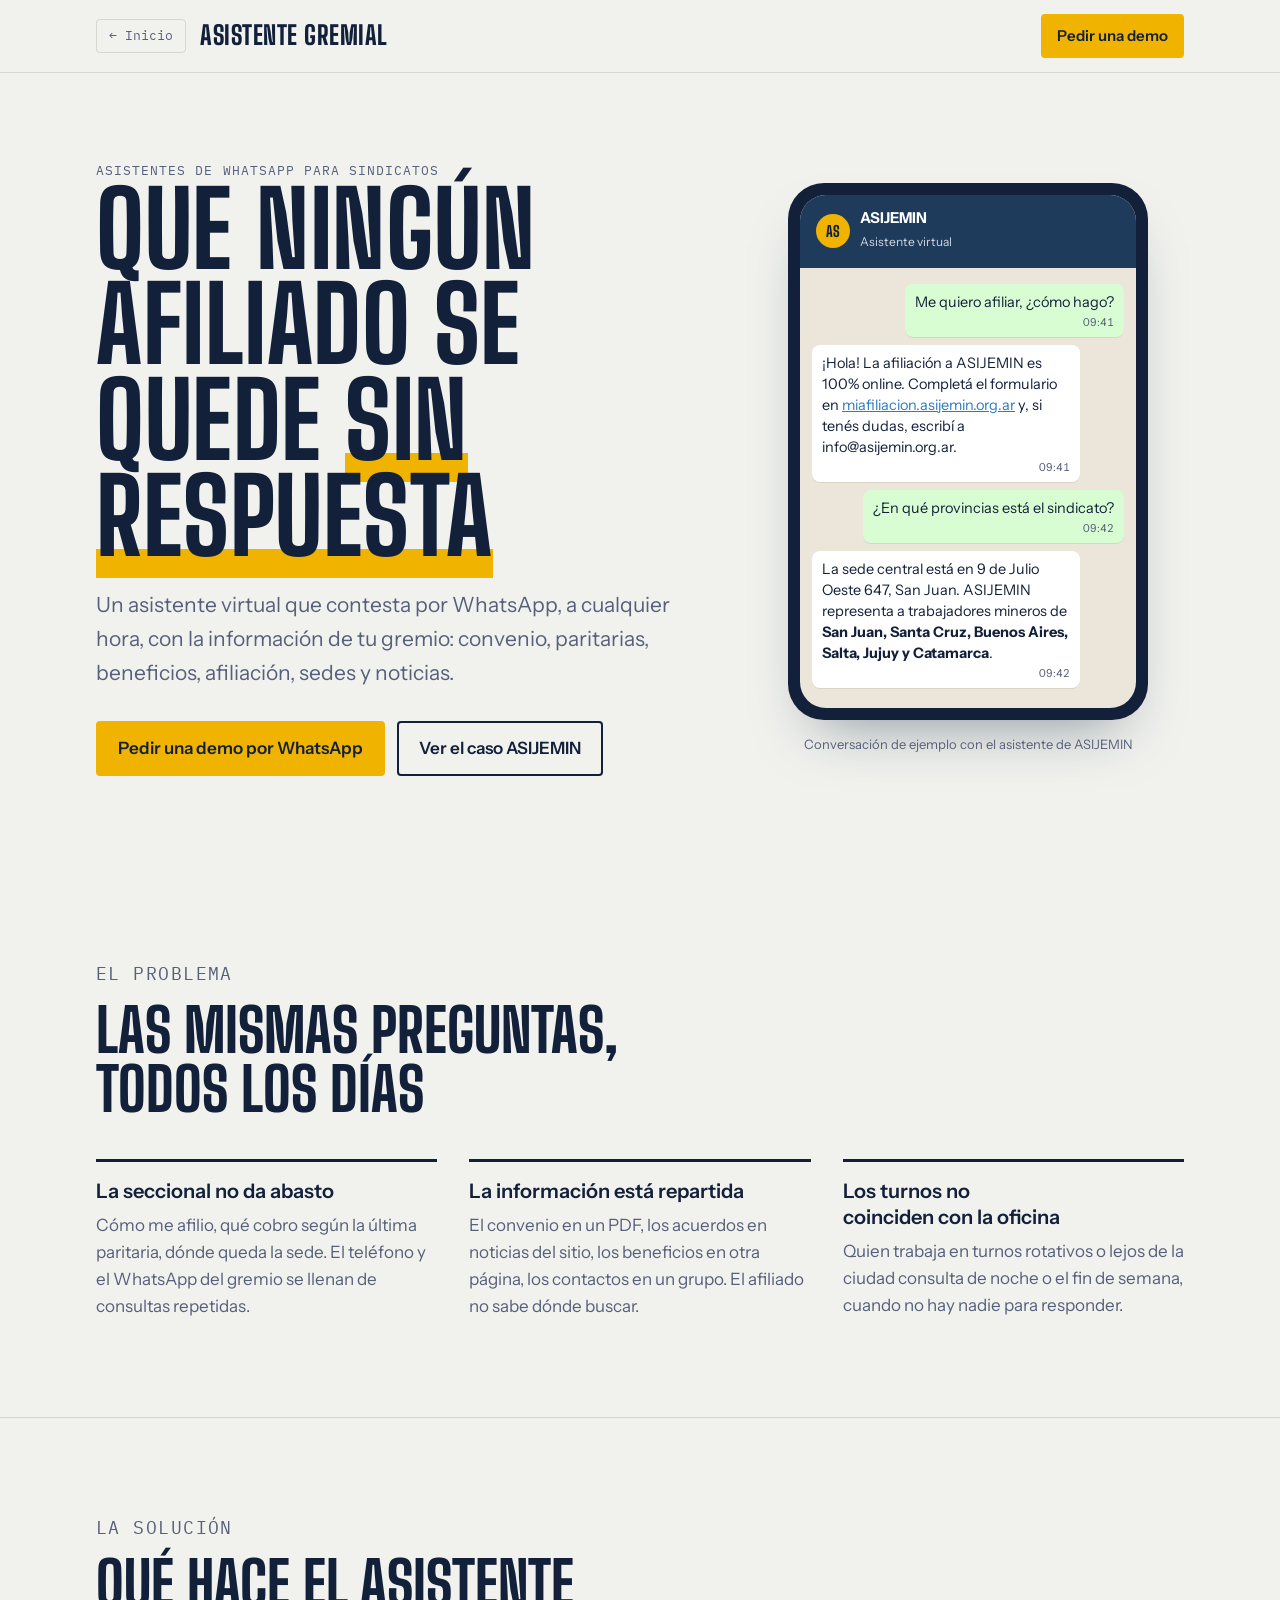
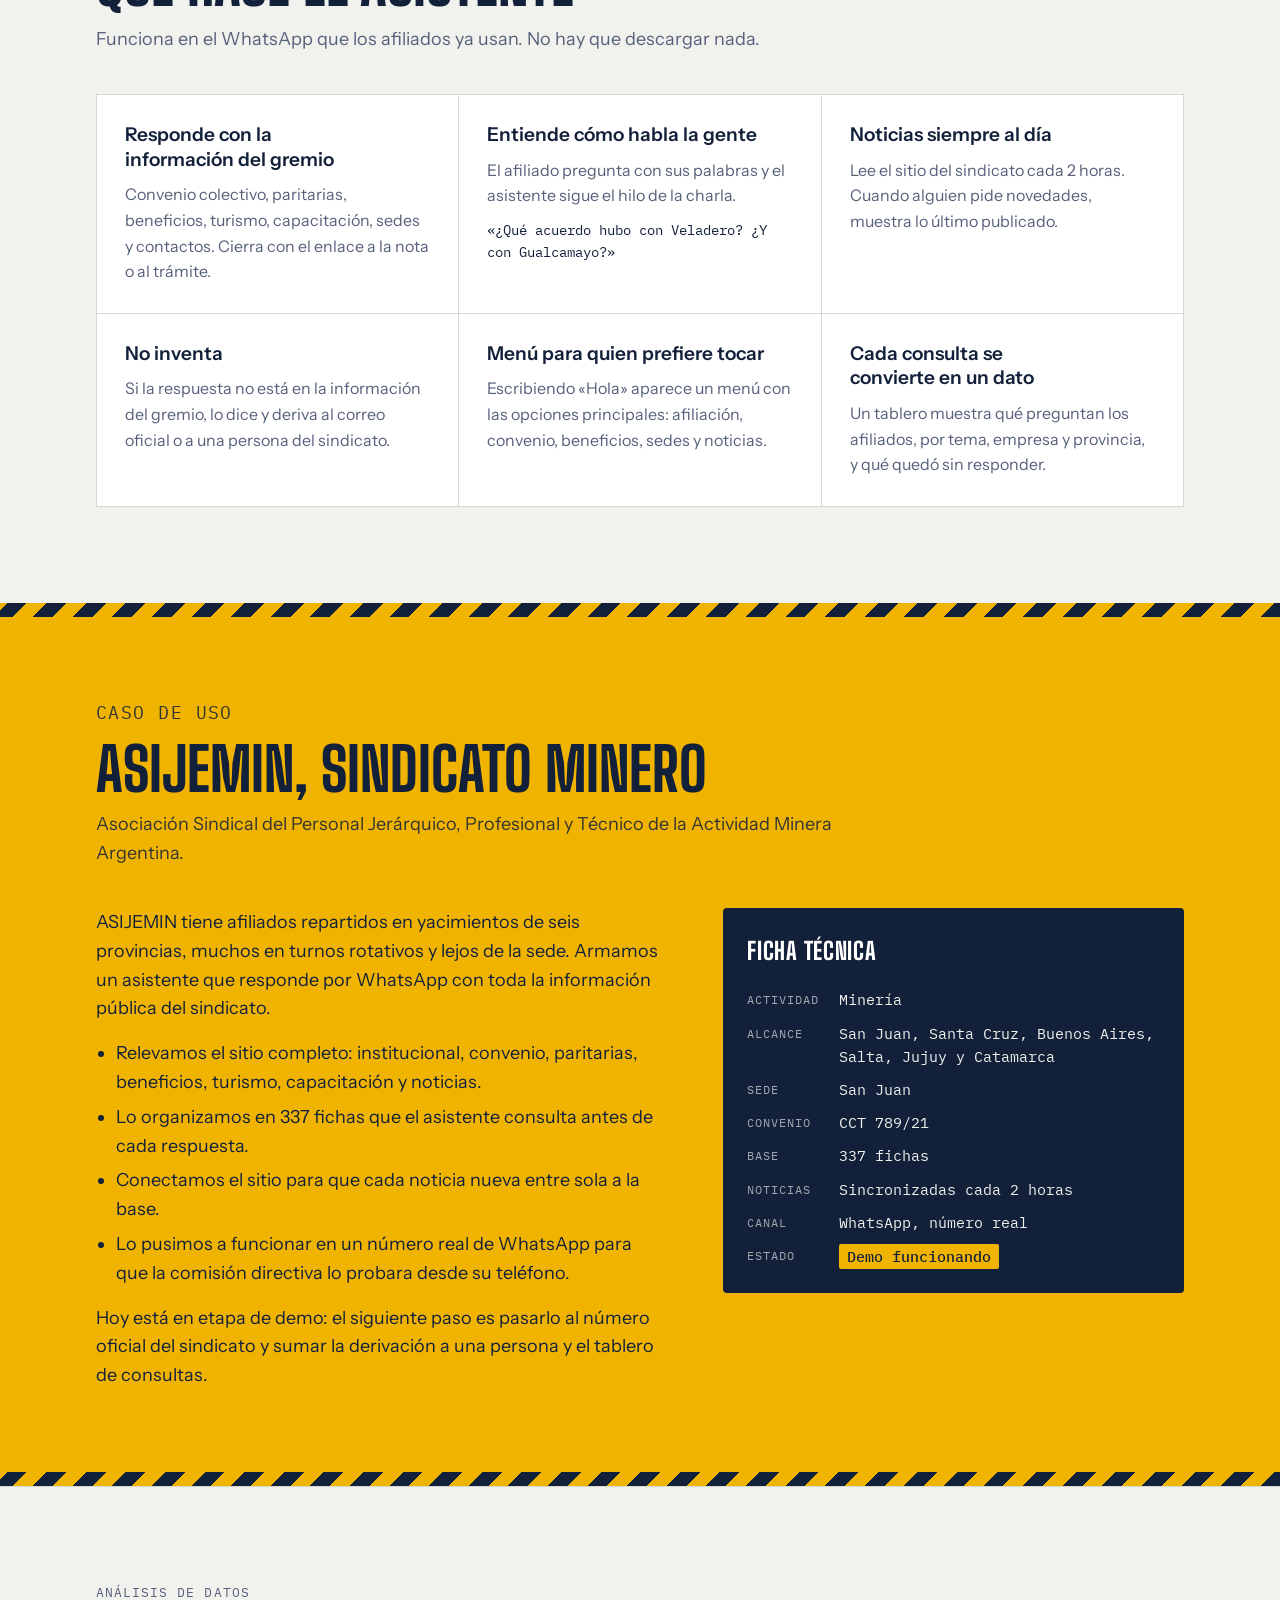
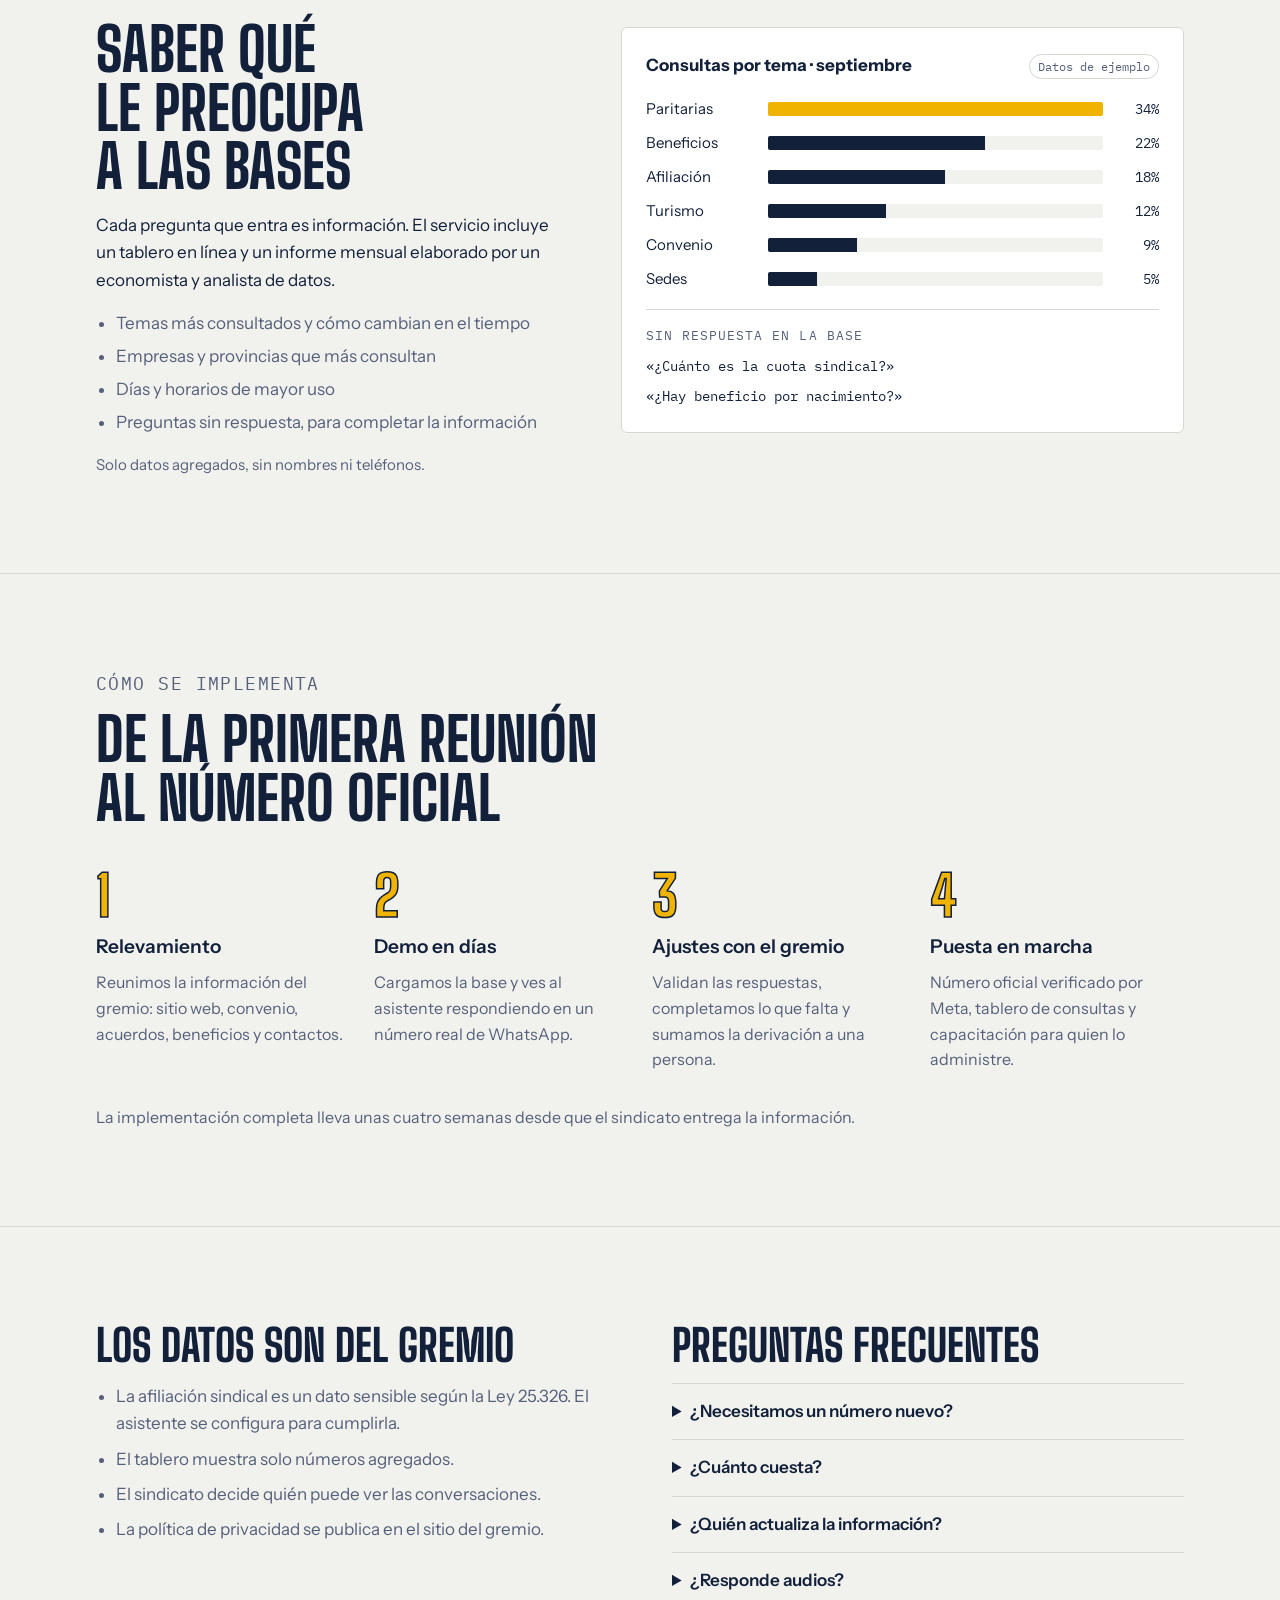
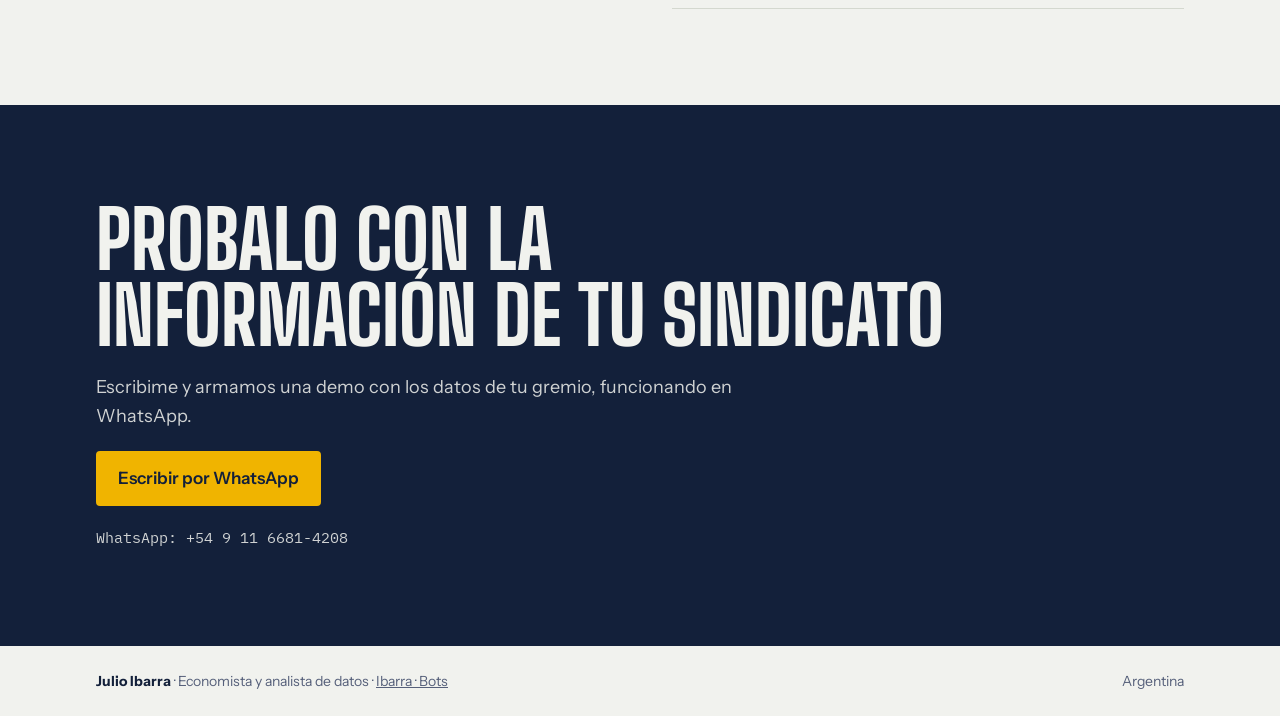
<file: bot-sindicato-asistente/index.html>
<!doctype html>
<html lang="es">
<head>
<meta charset="utf-8">
<meta name="viewport" content="width=device-width, initial-scale=1, viewport-fit=cover">
<title>Asistente Gremial — Asistente de WhatsApp para sindicatos | Ibarra · Bots</title>
<meta name="description" content="Un asistente virtual que contesta por WhatsApp, a cualquier hora, con la información de tu gremio: convenio, paritarias, beneficios, afiliación, sedes y noticias.">
<meta property="og:title" content="Asistente Gremial — Asistente de WhatsApp con IA para sindicatos">
<meta property="og:description" content="Que ningún afiliado se quede sin respuesta: convenio, paritarias, beneficios, afiliación y sedes por WhatsApp.">
<meta property="og:type" content="website">
<link rel="icon" href="data:image/svg+xml,<svg xmlns='http://www.w3.org/2000/svg' viewBox='0 0 100 100'><text y='.9em' font-size='90'>🏛️</text></svg>">
<link rel="stylesheet" href="https://fonts.googleapis.com/css2?family=Big+Shoulders+Display:wght@700;800&family=Instrument+Sans:wght@400;500;600&family=IBM+Plex+Mono:wght@400;500&display=swap">
<link rel="stylesheet" href="landing_bots_sindicatos.css">
</head>
<body>

<header class="top">
  <div class="wrap">
    <div class="brand-group">
      <a class="nav-back" href="../" title="Volver a Ibarra · Bots">← Inicio</a>
      <a class="brand" href="#inicio">Asistente Gremial</a>
    </div>
    <a class="btn small" href="https://wa.me/5491166814208?text=Hola%20Julio%2C%20quiero%20ver%20una%20demo%20del%20asistente%20para%20sindicatos">Pedir una demo</a>
  </div>
</header>

<main id="inicio">
  <div class="hero">
    <div class="wrap">
      <div>
        <p class="label">Asistentes de WhatsApp para sindicatos</p>
        <h1>Que ningún afiliado se quede <mark>sin respuesta</mark></h1>
        <p class="lede">Un asistente virtual que contesta por WhatsApp, a cualquier hora, con la información de tu gremio: convenio, paritarias, beneficios, afiliación, sedes y noticias.</p>
        <div class="ctas">
          <a class="btn" href="https://wa.me/5491166814208?text=Hola%20Julio%2C%20quiero%20ver%20una%20demo%20del%20asistente%20para%20sindicatos">Pedir una demo por WhatsApp</a>
          <a class="btn ghost" href="#caso">Ver el caso ASIJEMIN</a>
        </div>
      </div>
      <div class="phone-col">
        <div class="phone" role="img" aria-label="Conversación de ejemplo en WhatsApp con el asistente de ASIJEMIN">
          <div class="screen">
            <div class="chat-head">
              <div class="avatar">AS</div>
              <div><strong>ASIJEMIN</strong><span>Asistente virtual</span></div>
            </div>
            <div class="msgs">
              <div class="msg out">Me quiero afiliar, ¿cómo hago?<time>09:41</time></div>
              <div class="msg">¡Hola! La afiliación a ASIJEMIN es 100% online. Completá el formulario en <span class="lnk">miafiliacion.asijemin.org.ar</span> y, si tenés dudas, escribí a info@asijemin.org.ar.<time>09:41</time></div>
              <div class="msg out">¿En qué provincias está el sindicato?<time>09:42</time></div>
              <div class="msg">La sede central está en 9 de Julio Oeste 647, San Juan. ASIJEMIN representa a trabajadores mineros de <strong>San Juan, Santa Cruz, Buenos Aires, Salta, Jujuy y Catamarca</strong>.<time>09:42</time></div>
            </div>
          </div>
        </div>
        <p class="phone-cap">Conversación de ejemplo con el asistente de ASIJEMIN</p>
      </div>
    </div>
  </div>

  <section>
    <div class="wrap">
      <div class="sec-head">
        <p class="label">El problema</p>
        <h2>Las mismas preguntas, todos los días</h2>
      </div>
      <div class="pains">
        <div>
          <h3>La seccional no da abasto</h3>
          <p>Cómo me afilio, qué cobro según la última paritaria, dónde queda la sede. El teléfono y el WhatsApp del gremio se llenan de consultas repetidas.</p>
        </div>
        <div>
          <h3>La información está repartida</h3>
          <p>El convenio en un PDF, los acuerdos en noticias del sitio, los beneficios en otra página, los contactos en un grupo. El afiliado no sabe dónde buscar.</p>
        </div>
        <div>
          <h3>Los turnos no coinciden con la oficina</h3>
          <p>Quien trabaja en turnos rotativos o lejos de la ciudad consulta de noche o el fin de semana, cuando no hay nadie para responder.</p>
        </div>
      </div>
    </div>
  </section>

  <section>
    <div class="wrap">
      <div class="sec-head">
        <p class="label">La solución</p>
        <h2>Qué hace el asistente</h2>
        <p>Funciona en el WhatsApp que los afiliados ya usan. No hay que descargar nada.</p>
      </div>
      <div class="features">
        <div class="feature">
          <h3>Responde con la información del gremio</h3>
          <p>Convenio colectivo, paritarias, beneficios, turismo, capacitación, sedes y contactos. Cierra con el enlace a la nota o al trámite.</p>
        </div>
        <div class="feature">
          <h3>Entiende cómo habla la gente</h3>
          <p>El afiliado pregunta con sus palabras y el asistente sigue el hilo de la charla.</p>
          <q>¿Qué acuerdo hubo con Veladero? ¿Y con Gualcamayo?</q>
        </div>
        <div class="feature">
          <h3>Noticias siempre al día</h3>
          <p>Lee el sitio del sindicato cada 2 horas. Cuando alguien pide novedades, muestra lo último publicado.</p>
        </div>
        <div class="feature">
          <h3>No inventa</h3>
          <p>Si la respuesta no está en la información del gremio, lo dice y deriva al correo oficial o a una persona del sindicato.</p>
        </div>
        <div class="feature">
          <h3>Menú para quien prefiere tocar</h3>
          <p>Escribiendo «Hola» aparece un menú con las opciones principales: afiliación, convenio, beneficios, sedes y noticias.</p>
        </div>
        <div class="feature">
          <h3>Cada consulta se convierte en un dato</h3>
          <p>Un tablero muestra qué preguntan los afiliados, por tema, empresa y provincia, y qué quedó sin responder.</p>
        </div>
      </div>
    </div>
  </section>

  <section class="case" id="caso">
    <div class="wrap">
      <div class="sec-head">
        <p class="label">Caso de uso</p>
        <h2>ASIJEMIN, sindicato minero</h2>
        <p>Asociación Sindical del Personal Jerárquico, Profesional y Técnico de la Actividad Minera Argentina.</p>
      </div>
      <div class="case-grid">
        <div class="case-text">
          <p>ASIJEMIN tiene afiliados repartidos en yacimientos de seis provincias, muchos en turnos rotativos y lejos de la sede. Armamos un asistente que responde por WhatsApp con toda la información pública del sindicato.</p>
          <ul>
            <li>Relevamos el sitio completo: institucional, convenio, paritarias, beneficios, turismo, capacitación y noticias.</li>
            <li>Lo organizamos en 337 fichas que el asistente consulta antes de cada respuesta.</li>
            <li>Conectamos el sitio para que cada noticia nueva entre sola a la base.</li>
            <li>Lo pusimos a funcionar en un número real de WhatsApp para que la comisión directiva lo probara desde su teléfono.</li>
          </ul>
          <p>Hoy está en etapa de demo: el siguiente paso es pasarlo al número oficial del sindicato y sumar la derivación a una persona y el tablero de consultas.</p>
        </div>
        <div class="sheet">
          <p class="sheet-title">Ficha técnica</p>
          <dl>
            <dt>Actividad</dt><dd>Minería</dd>
            <dt>Alcance</dt><dd>San Juan, Santa Cruz, Buenos Aires, Salta, Jujuy y Catamarca</dd>
            <dt>Sede</dt><dd>San Juan</dd>
            <dt>Convenio</dt><dd>CCT 789/21</dd>
            <dt>Base</dt><dd>337 fichas</dd>
            <dt>Noticias</dt><dd>Sincronizadas cada 2 horas</dd>
            <dt>Canal</dt><dd>WhatsApp, número real</dd>
            <dt>Estado</dt><dd><span class="status">Demo funcionando</span></dd>
          </dl>
        </div>
      </div>
    </div>
  </section>

  <section>
    <div class="wrap dash-grid">
      <div class="dash-copy">
        <p class="label">Análisis de datos</p>
        <div class="sec-head" style="margin-bottom:0">
          <h2>Saber qué le preocupa a las bases</h2>
        </div>
        <p>Cada pregunta que entra es información. El servicio incluye un tablero en línea y un informe mensual elaborado por un economista y analista de datos.</p>
        <ul>
          <li>Temas más consultados y cómo cambian en el tiempo</li>
          <li>Empresas y provincias que más consultan</li>
          <li>Días y horarios de mayor uso</li>
          <li>Preguntas sin respuesta, para completar la información</li>
        </ul>
        <p style="font-size:15px;color:var(--muted)">Solo datos agregados, sin nombres ni teléfonos.</p>
      </div>
      <div class="panel" aria-label="Ejemplo de tablero de consultas">
        <div class="panel-head">
          <strong>Consultas por tema · septiembre</strong>
          <span class="chip">Datos de ejemplo</span>
        </div>
        <div class="bars">
          <div class="bar"><span>Paritarias</span><div class="track"><div class="fill" style="width:100%"></div></div><span class="pct">34%</span></div>
          <div class="bar"><span>Beneficios</span><div class="track"><div class="fill" style="width:64.7%"></div></div><span class="pct">22%</span></div>
          <div class="bar"><span>Afiliación</span><div class="track"><div class="fill" style="width:52.9%"></div></div><span class="pct">18%</span></div>
          <div class="bar"><span>Turismo</span><div class="track"><div class="fill" style="width:35.3%"></div></div><span class="pct">12%</span></div>
          <div class="bar"><span>Convenio</span><div class="track"><div class="fill" style="width:26.5%"></div></div><span class="pct">9%</span></div>
          <div class="bar"><span>Sedes</span><div class="track"><div class="fill" style="width:14.7%"></div></div><span class="pct">5%</span></div>
        </div>
        <div class="unanswered">
          <span class="label">Sin respuesta en la base</span>
          <p>«¿Cuánto es la cuota sindical?»</p>
          <p>«¿Hay beneficio por nacimiento?»</p>
        </div>
      </div>
    </div>
  </section>

  <section>
    <div class="wrap">
      <div class="sec-head">
        <p class="label">Cómo se implementa</p>
        <h2>De la primera reunión al número oficial</h2>
      </div>
      <ol class="steps">
        <li><h3>Relevamiento</h3><p>Reunimos la información del gremio: sitio web, convenio, acuerdos, beneficios y contactos.</p></li>
        <li><h3>Demo en días</h3><p>Cargamos la base y ves al asistente respondiendo en un número real de WhatsApp.</p></li>
        <li><h3>Ajustes con el gremio</h3><p>Validan las respuestas, completamos lo que falta y sumamos la derivación a una persona.</p></li>
        <li><h3>Puesta en marcha</h3><p>Número oficial verificado por Meta, tablero de consultas y capacitación para quien lo administre.</p></li>
      </ol>
      <p class="steps-note">La implementación completa lleva unas cuatro semanas desde que el sindicato entrega la información.</p>
    </div>
  </section>

  <section>
    <div class="wrap two">
      <div>
        <h2>Los datos son del gremio</h2>
        <ul>
          <li>La afiliación sindical es un dato sensible según la Ley 25.326. El asistente se configura para cumplirla.</li>
          <li>El tablero muestra solo números agregados.</li>
          <li>El sindicato decide quién puede ver las conversaciones.</li>
          <li>La política de privacidad se publica en el sitio del gremio.</li>
        </ul>
      </div>
      <div>
        <h2>Preguntas frecuentes</h2>
        <div>
          <details>
            <summary>¿Necesitamos un número nuevo?</summary>
            <p>Conviene un número dedicado al asistente, a nombre del sindicato. Se registra en la plataforma oficial de WhatsApp para empresas.</p>
          </details>
          <details>
            <summary>¿Cuánto cuesta?</summary>
            <p>Hay un pago de implementación y un abono mensual que incluye servidor, soporte, actualización de contenidos y el tablero. El monto depende de la cantidad de afiliados. Pedí un presupuesto.</p>
          </details>
          <details>
            <summary>¿Quién actualiza la información?</summary>
            <p>Las noticias entran solas desde el sitio. El resto se actualiza dentro del abono, y el gremio puede cargar cambios de forma simple.</p>
          </details>
          <details>
            <summary>¿Responde audios?</summary>
            <p>Hoy responde mensajes de texto. La respuesta a audios se puede sumar como módulo adicional.</p>
          </details>
        </div>
      </div>
    </div>
  </section>

  <section class="final">
    <div class="wrap">
      <h2>Probalo con la información de tu sindicato</h2>
      <p>Escribime y armamos una demo con los datos de tu gremio, funcionando en WhatsApp.</p>
      <a class="btn" href="https://wa.me/5491166814208?text=Hola%20Julio%2C%20quiero%20ver%20una%20demo%20del%20asistente%20para%20sindicatos">Escribir por WhatsApp</a>
      <span class="num">WhatsApp: +54 9 11 6681-4208</span>
    </div>
  </section>
</main>

<footer>
  <div class="wrap">
    <span><strong>Julio Ibarra</strong> · Economista y analista de datos · <a href="../" style="color:inherit;text-decoration:underline;">Ibarra · Bots</a></span>
    <span>Argentina</span>
  </div>
</footer>
</body>
</html>
</file>
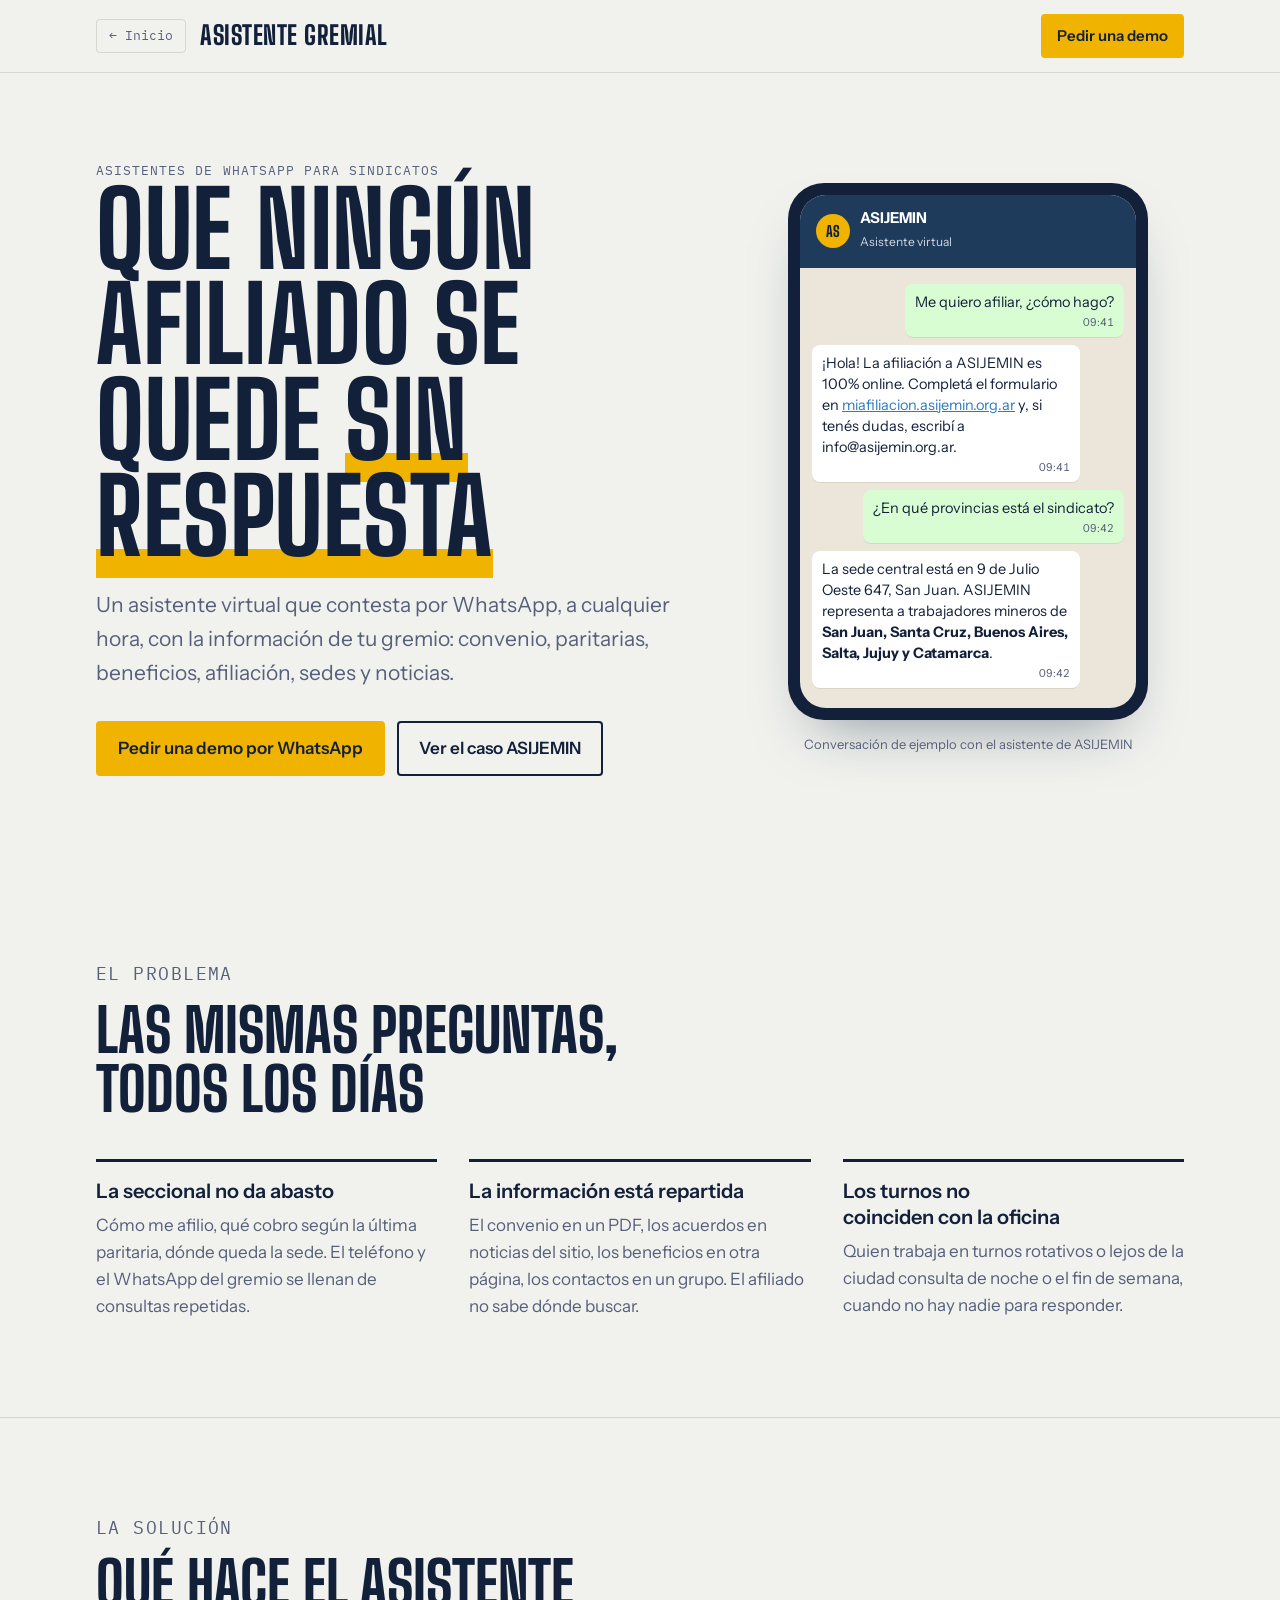
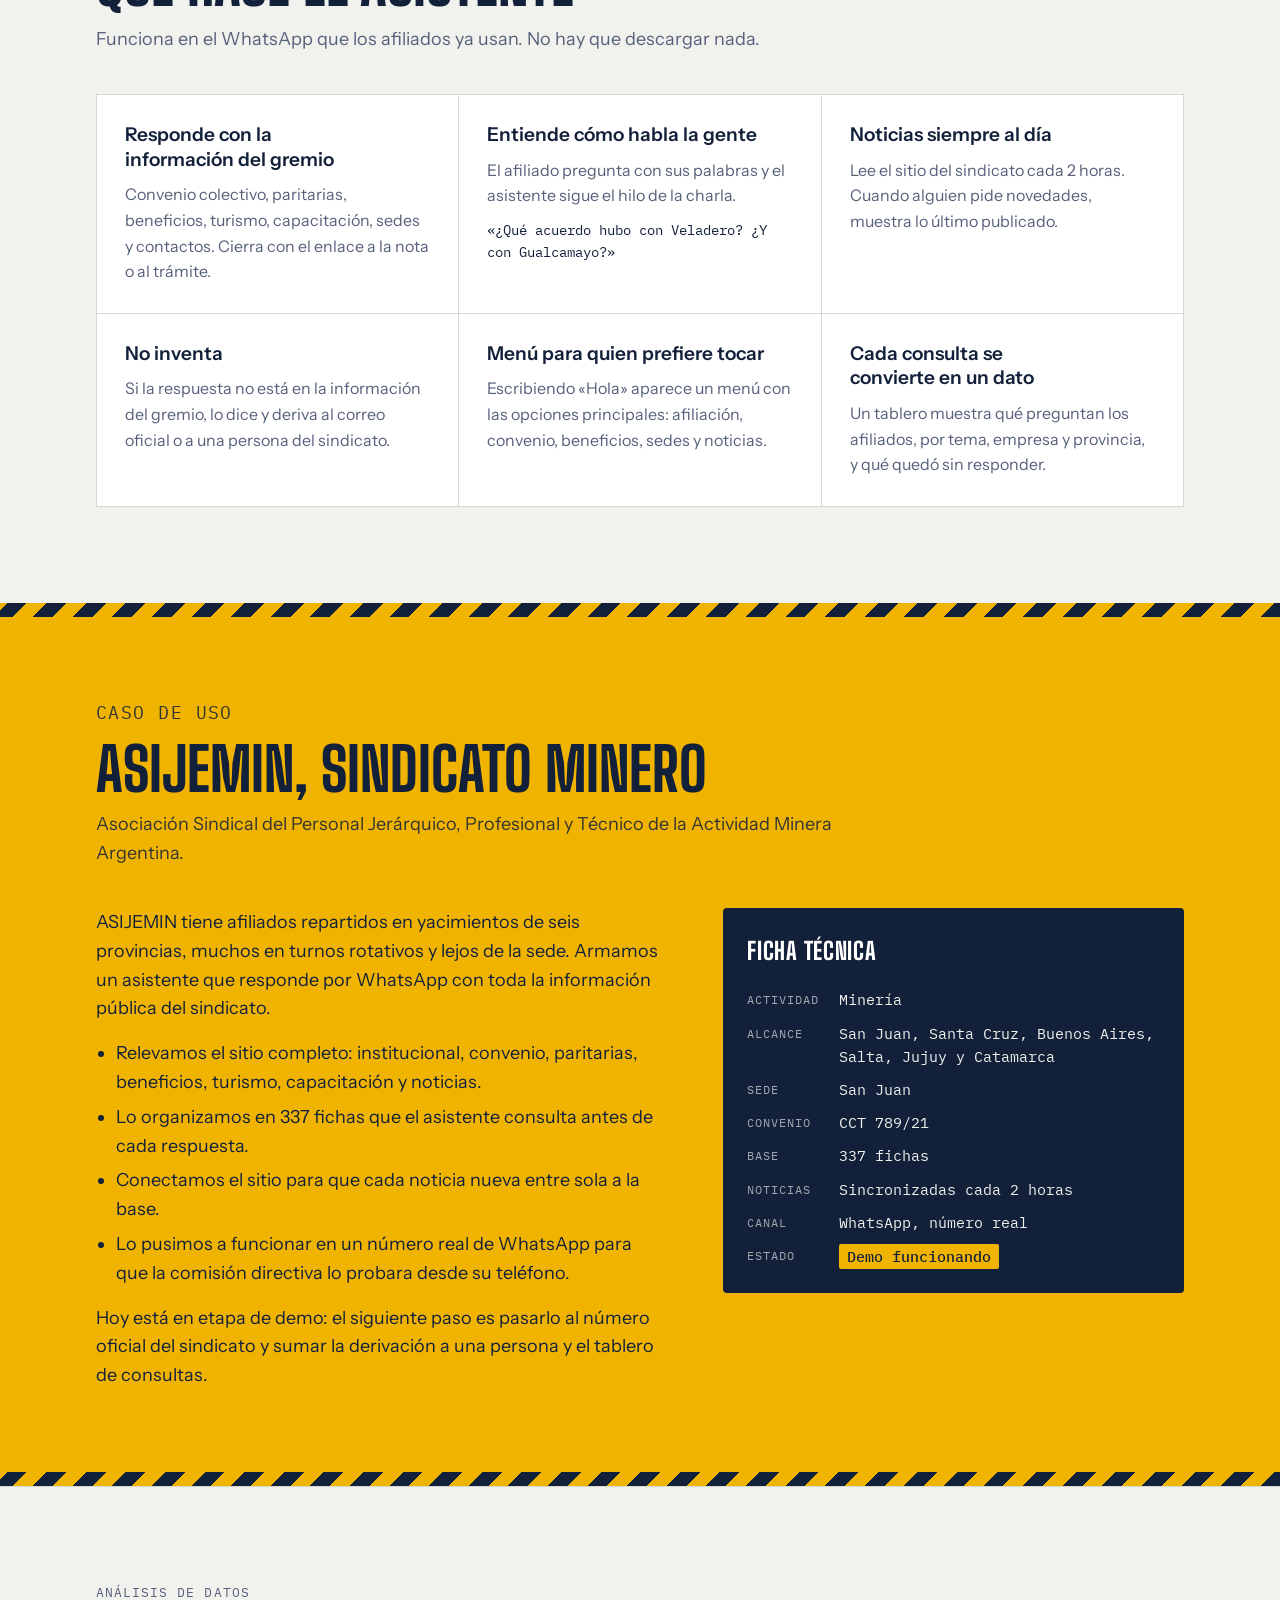
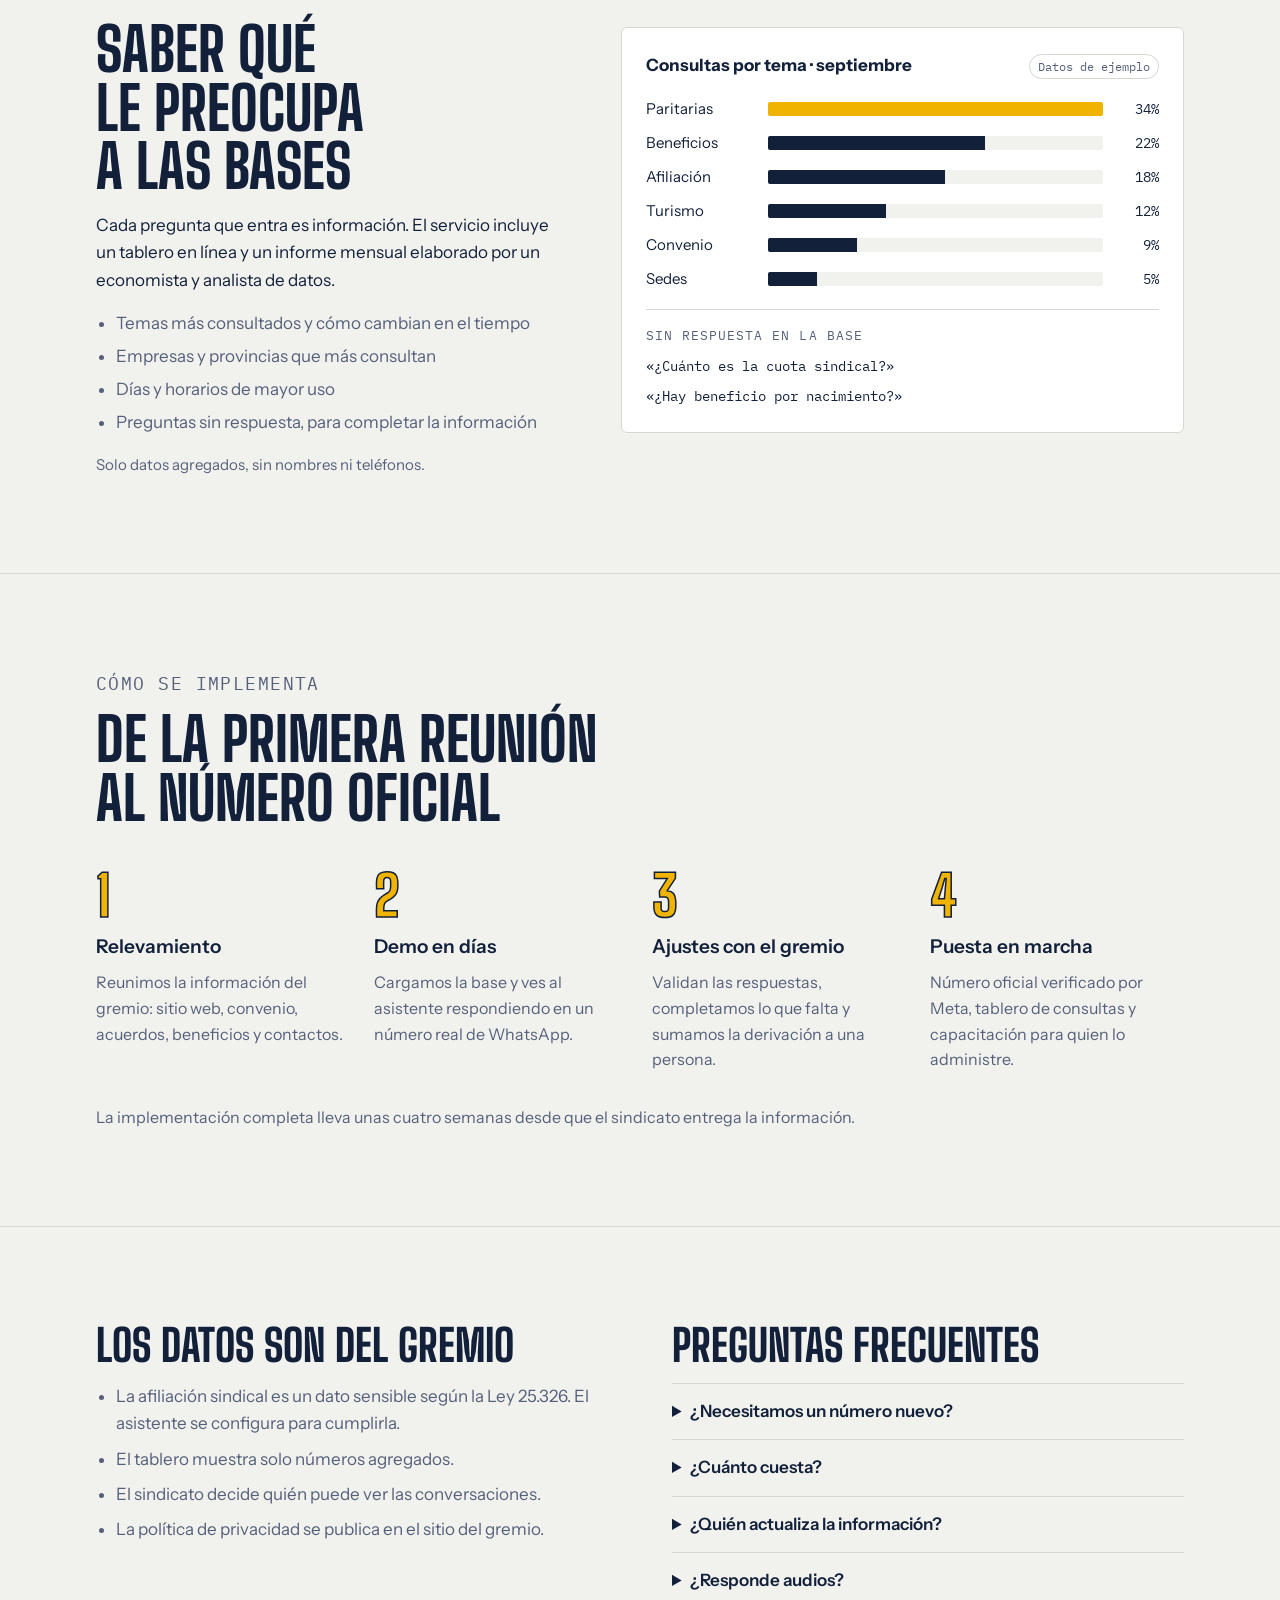
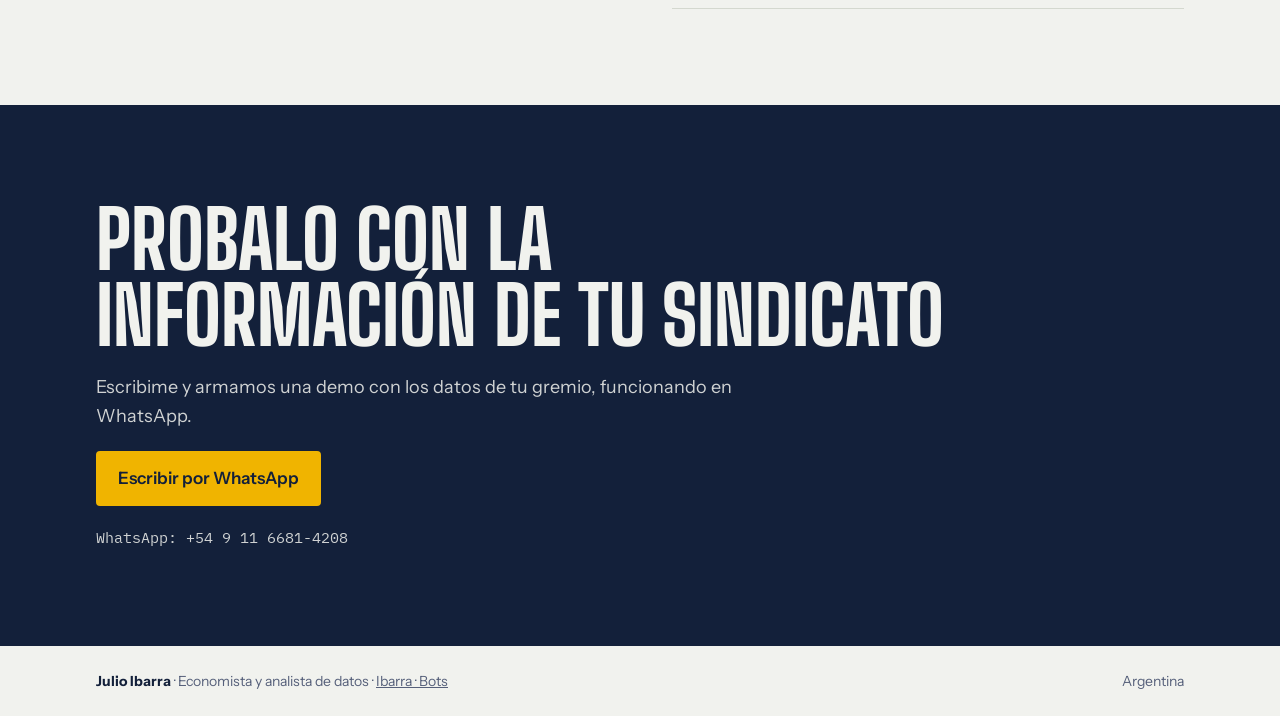
<file: bot-sindicato-asistente.html>
<!doctype html>
<html lang="es">
<head>
<meta charset="utf-8">
<meta name="viewport" content="width=device-width, initial-scale=1, viewport-fit=cover">
<title>Asistente Gremial — Asistente de WhatsApp para sindicatos | Ibarra · Bots</title>
<meta name="description" content="Un asistente virtual que contesta por WhatsApp, a cualquier hora, con la información de tu gremio: convenio, paritarias, beneficios, afiliación, sedes y noticias.">
<meta property="og:title" content="Asistente Gremial — Asistente de WhatsApp con IA para sindicatos">
<meta property="og:description" content="Que ningún afiliado se quede sin respuesta: convenio, paritarias, beneficios, afiliación y sedes por WhatsApp.">
<meta property="og:type" content="website">
<link rel="icon" href="data:image/svg+xml,<svg xmlns='http://www.w3.org/2000/svg' viewBox='0 0 100 100'><text y='.9em' font-size='90'>🏛️</text></svg>">
<link rel="stylesheet" href="https://fonts.googleapis.com/css2?family=Big+Shoulders+Display:wght@700;800&family=Instrument+Sans:wght@400;500;600&family=IBM+Plex+Mono:wght@400;500&display=swap">
<link rel="stylesheet" href="landing_bots_sindicatos.css">
</head>
<body>

<header class="top">
  <div class="wrap">
    <div class="brand-group">
      <a class="nav-back" href="./" title="Volver a Ibarra · Bots">← Inicio</a>
      <a class="brand" href="#inicio">Asistente Gremial</a>
    </div>
    <a class="btn small" href="https://wa.me/5491166814208?text=Hola%20Julio%2C%20quiero%20ver%20una%20demo%20del%20asistente%20para%20sindicatos">Pedir una demo</a>
  </div>
</header>

<main id="inicio">
  <div class="hero">
    <div class="wrap">
      <div>
        <p class="label">Asistentes de WhatsApp para sindicatos</p>
        <h1>Que ningún afiliado se quede <mark>sin respuesta</mark></h1>
        <p class="lede">Un asistente virtual que contesta por WhatsApp, a cualquier hora, con la información de tu gremio: convenio, paritarias, beneficios, afiliación, sedes y noticias.</p>
        <div class="ctas">
          <a class="btn" href="https://wa.me/5491166814208?text=Hola%20Julio%2C%20quiero%20ver%20una%20demo%20del%20asistente%20para%20sindicatos">Pedir una demo por WhatsApp</a>
          <a class="btn ghost" href="#caso">Ver el caso ASIJEMIN</a>
        </div>
      </div>
      <div class="phone-col">
        <div class="phone" role="img" aria-label="Conversación de ejemplo en WhatsApp con el asistente de ASIJEMIN">
          <div class="screen">
            <div class="chat-head">
              <div class="avatar">AS</div>
              <div><strong>ASIJEMIN</strong><span>Asistente virtual</span></div>
            </div>
            <div class="msgs">
              <div class="msg out">Me quiero afiliar, ¿cómo hago?<time>09:41</time></div>
              <div class="msg">¡Hola! La afiliación a ASIJEMIN es 100% online. Completá el formulario en <span class="lnk">miafiliacion.asijemin.org.ar</span> y, si tenés dudas, escribí a info@asijemin.org.ar.<time>09:41</time></div>
              <div class="msg out">¿En qué provincias está el sindicato?<time>09:42</time></div>
              <div class="msg">La sede central está en 9 de Julio Oeste 647, San Juan. ASIJEMIN representa a trabajadores mineros de <strong>San Juan, Santa Cruz, Buenos Aires, Salta, Jujuy y Catamarca</strong>.<time>09:42</time></div>
            </div>
          </div>
        </div>
        <p class="phone-cap">Conversación de ejemplo con el asistente de ASIJEMIN</p>
      </div>
    </div>
  </div>

  <section>
    <div class="wrap">
      <div class="sec-head">
        <p class="label">El problema</p>
        <h2>Las mismas preguntas, todos los días</h2>
      </div>
      <div class="pains">
        <div>
          <h3>La seccional no da abasto</h3>
          <p>Cómo me afilio, qué cobro según la última paritaria, dónde queda la sede. El teléfono y el WhatsApp del gremio se llenan de consultas repetidas.</p>
        </div>
        <div>
          <h3>La información está repartida</h3>
          <p>El convenio en un PDF, los acuerdos en noticias del sitio, los beneficios en otra página, los contactos en un grupo. El afiliado no sabe dónde buscar.</p>
        </div>
        <div>
          <h3>Los turnos no coinciden con la oficina</h3>
          <p>Quien trabaja en turnos rotativos o lejos de la ciudad consulta de noche o el fin de semana, cuando no hay nadie para responder.</p>
        </div>
      </div>
    </div>
  </section>

  <section>
    <div class="wrap">
      <div class="sec-head">
        <p class="label">La solución</p>
        <h2>Qué hace el asistente</h2>
        <p>Funciona en el WhatsApp que los afiliados ya usan. No hay que descargar nada.</p>
      </div>
      <div class="features">
        <div class="feature">
          <h3>Responde con la información del gremio</h3>
          <p>Convenio colectivo, paritarias, beneficios, turismo, capacitación, sedes y contactos. Cierra con el enlace a la nota o al trámite.</p>
        </div>
        <div class="feature">
          <h3>Entiende cómo habla la gente</h3>
          <p>El afiliado pregunta con sus palabras y el asistente sigue el hilo de la charla.</p>
          <q>¿Qué acuerdo hubo con Veladero? ¿Y con Gualcamayo?</q>
        </div>
        <div class="feature">
          <h3>Noticias siempre al día</h3>
          <p>Lee el sitio del sindicato cada 2 horas. Cuando alguien pide novedades, muestra lo último publicado.</p>
        </div>
        <div class="feature">
          <h3>No inventa</h3>
          <p>Si la respuesta no está en la información del gremio, lo dice y deriva al correo oficial o a una persona del sindicato.</p>
        </div>
        <div class="feature">
          <h3>Menú para quien prefiere tocar</h3>
          <p>Escribiendo «Hola» aparece un menú con las opciones principales: afiliación, convenio, beneficios, sedes y noticias.</p>
        </div>
        <div class="feature">
          <h3>Cada consulta se convierte en un dato</h3>
          <p>Un tablero muestra qué preguntan los afiliados, por tema, empresa y provincia, y qué quedó sin responder.</p>
        </div>
      </div>
    </div>
  </section>

  <section class="case" id="caso">
    <div class="wrap">
      <div class="sec-head">
        <p class="label">Caso de uso</p>
        <h2>ASIJEMIN, sindicato minero</h2>
        <p>Asociación Sindical del Personal Jerárquico, Profesional y Técnico de la Actividad Minera Argentina.</p>
      </div>
      <div class="case-grid">
        <div class="case-text">
          <p>ASIJEMIN tiene afiliados repartidos en yacimientos de seis provincias, muchos en turnos rotativos y lejos de la sede. Armamos un asistente que responde por WhatsApp con toda la información pública del sindicato.</p>
          <ul>
            <li>Relevamos el sitio completo: institucional, convenio, paritarias, beneficios, turismo, capacitación y noticias.</li>
            <li>Lo organizamos en 337 fichas que el asistente consulta antes de cada respuesta.</li>
            <li>Conectamos el sitio para que cada noticia nueva entre sola a la base.</li>
            <li>Lo pusimos a funcionar en un número real de WhatsApp para que la comisión directiva lo probara desde su teléfono.</li>
          </ul>
          <p>Hoy está en etapa de demo: el siguiente paso es pasarlo al número oficial del sindicato y sumar la derivación a una persona y el tablero de consultas.</p>
        </div>
        <div class="sheet">
          <p class="sheet-title">Ficha técnica</p>
          <dl>
            <dt>Actividad</dt><dd>Minería</dd>
            <dt>Alcance</dt><dd>San Juan, Santa Cruz, Buenos Aires, Salta, Jujuy y Catamarca</dd>
            <dt>Sede</dt><dd>San Juan</dd>
            <dt>Convenio</dt><dd>CCT 789/21</dd>
            <dt>Base</dt><dd>337 fichas</dd>
            <dt>Noticias</dt><dd>Sincronizadas cada 2 horas</dd>
            <dt>Canal</dt><dd>WhatsApp, número real</dd>
            <dt>Estado</dt><dd><span class="status">Demo funcionando</span></dd>
          </dl>
        </div>
      </div>
    </div>
  </section>

  <section>
    <div class="wrap dash-grid">
      <div class="dash-copy">
        <p class="label">Análisis de datos</p>
        <div class="sec-head" style="margin-bottom:0">
          <h2>Saber qué le preocupa a las bases</h2>
        </div>
        <p>Cada pregunta que entra es información. El servicio incluye un tablero en línea y un informe mensual elaborado por un economista y analista de datos.</p>
        <ul>
          <li>Temas más consultados y cómo cambian en el tiempo</li>
          <li>Empresas y provincias que más consultan</li>
          <li>Días y horarios de mayor uso</li>
          <li>Preguntas sin respuesta, para completar la información</li>
        </ul>
        <p style="font-size:15px;color:var(--muted)">Solo datos agregados, sin nombres ni teléfonos.</p>
      </div>
      <div class="panel" aria-label="Ejemplo de tablero de consultas">
        <div class="panel-head">
          <strong>Consultas por tema · septiembre</strong>
          <span class="chip">Datos de ejemplo</span>
        </div>
        <div class="bars">
          <div class="bar"><span>Paritarias</span><div class="track"><div class="fill" style="width:100%"></div></div><span class="pct">34%</span></div>
          <div class="bar"><span>Beneficios</span><div class="track"><div class="fill" style="width:64.7%"></div></div><span class="pct">22%</span></div>
          <div class="bar"><span>Afiliación</span><div class="track"><div class="fill" style="width:52.9%"></div></div><span class="pct">18%</span></div>
          <div class="bar"><span>Turismo</span><div class="track"><div class="fill" style="width:35.3%"></div></div><span class="pct">12%</span></div>
          <div class="bar"><span>Convenio</span><div class="track"><div class="fill" style="width:26.5%"></div></div><span class="pct">9%</span></div>
          <div class="bar"><span>Sedes</span><div class="track"><div class="fill" style="width:14.7%"></div></div><span class="pct">5%</span></div>
        </div>
        <div class="unanswered">
          <span class="label">Sin respuesta en la base</span>
          <p>«¿Cuánto es la cuota sindical?»</p>
          <p>«¿Hay beneficio por nacimiento?»</p>
        </div>
      </div>
    </div>
  </section>

  <section>
    <div class="wrap">
      <div class="sec-head">
        <p class="label">Cómo se implementa</p>
        <h2>De la primera reunión al número oficial</h2>
      </div>
      <ol class="steps">
        <li><h3>Relevamiento</h3><p>Reunimos la información del gremio: sitio web, convenio, acuerdos, beneficios y contactos.</p></li>
        <li><h3>Demo en días</h3><p>Cargamos la base y ves al asistente respondiendo en un número real de WhatsApp.</p></li>
        <li><h3>Ajustes con el gremio</h3><p>Validan las respuestas, completamos lo que falta y sumamos la derivación a una persona.</p></li>
        <li><h3>Puesta en marcha</h3><p>Número oficial verificado por Meta, tablero de consultas y capacitación para quien lo administre.</p></li>
      </ol>
      <p class="steps-note">La implementación completa lleva unas cuatro semanas desde que el sindicato entrega la información.</p>
    </div>
  </section>

  <section>
    <div class="wrap two">
      <div>
        <h2>Los datos son del gremio</h2>
        <ul>
          <li>La afiliación sindical es un dato sensible según la Ley 25.326. El asistente se configura para cumplirla.</li>
          <li>El tablero muestra solo números agregados.</li>
          <li>El sindicato decide quién puede ver las conversaciones.</li>
          <li>La política de privacidad se publica en el sitio del gremio.</li>
        </ul>
      </div>
      <div>
        <h2>Preguntas frecuentes</h2>
        <div>
          <details>
            <summary>¿Necesitamos un número nuevo?</summary>
            <p>Conviene un número dedicado al asistente, a nombre del sindicato. Se registra en la plataforma oficial de WhatsApp para empresas.</p>
          </details>
          <details>
            <summary>¿Cuánto cuesta?</summary>
            <p>Hay un pago de implementación y un abono mensual que incluye servidor, soporte, actualización de contenidos y el tablero. El monto depende de la cantidad de afiliados. Pedí un presupuesto.</p>
          </details>
          <details>
            <summary>¿Quién actualiza la información?</summary>
            <p>Las noticias entran solas desde el sitio. El resto se actualiza dentro del abono, y el gremio puede cargar cambios de forma simple.</p>
          </details>
          <details>
            <summary>¿Responde audios?</summary>
            <p>Hoy responde mensajes de texto. La respuesta a audios se puede sumar como módulo adicional.</p>
          </details>
        </div>
      </div>
    </div>
  </section>

  <section class="final">
    <div class="wrap">
      <h2>Probalo con la información de tu sindicato</h2>
      <p>Escribime y armamos una demo con los datos de tu gremio, funcionando en WhatsApp.</p>
      <a class="btn" href="https://wa.me/5491166814208?text=Hola%20Julio%2C%20quiero%20ver%20una%20demo%20del%20asistente%20para%20sindicatos">Escribir por WhatsApp</a>
      <span class="num">WhatsApp: +54 9 11 6681-4208</span>
    </div>
  </section>
</main>

<footer>
  <div class="wrap">
    <span><strong>Julio Ibarra</strong> · Economista y analista de datos · <a href="./" style="color:inherit;text-decoration:underline;">Ibarra · Bots</a></span>
    <span>Argentina</span>
  </div>
</footer>
</body>
</html>
</file>
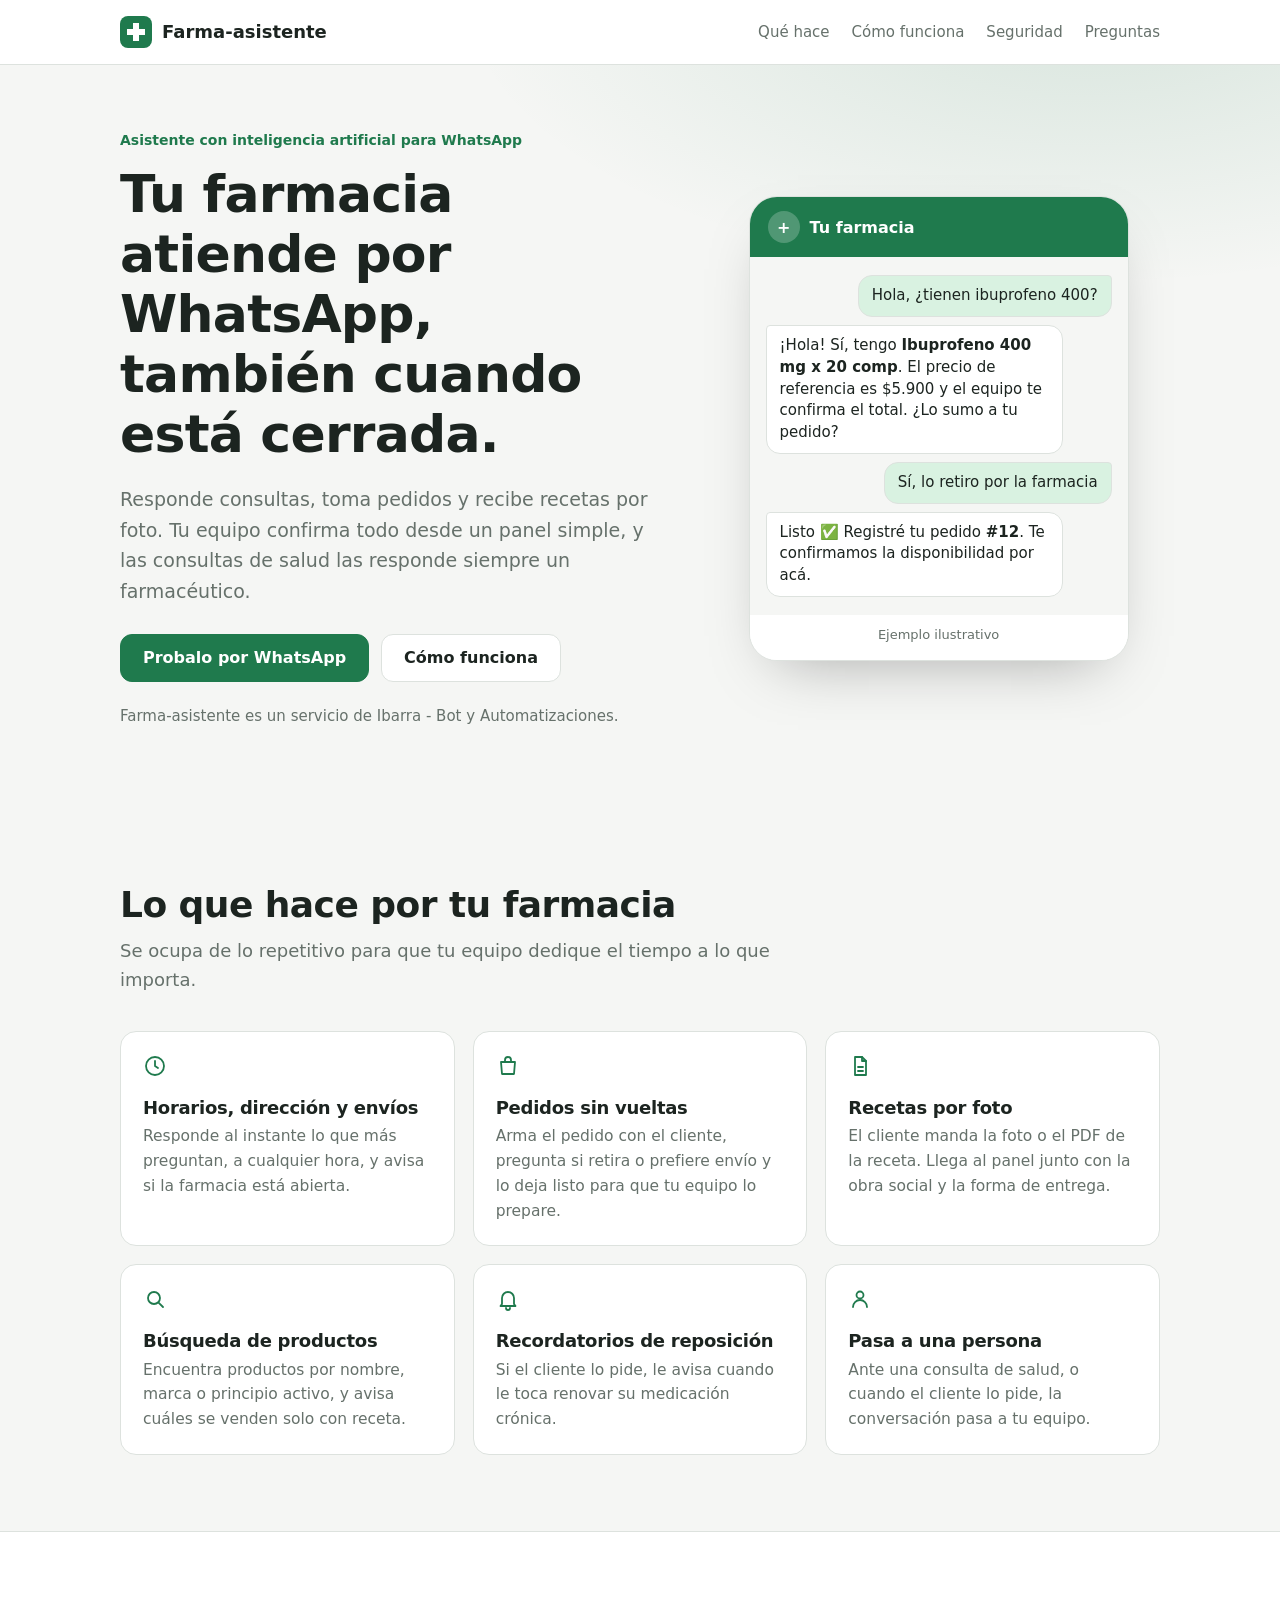
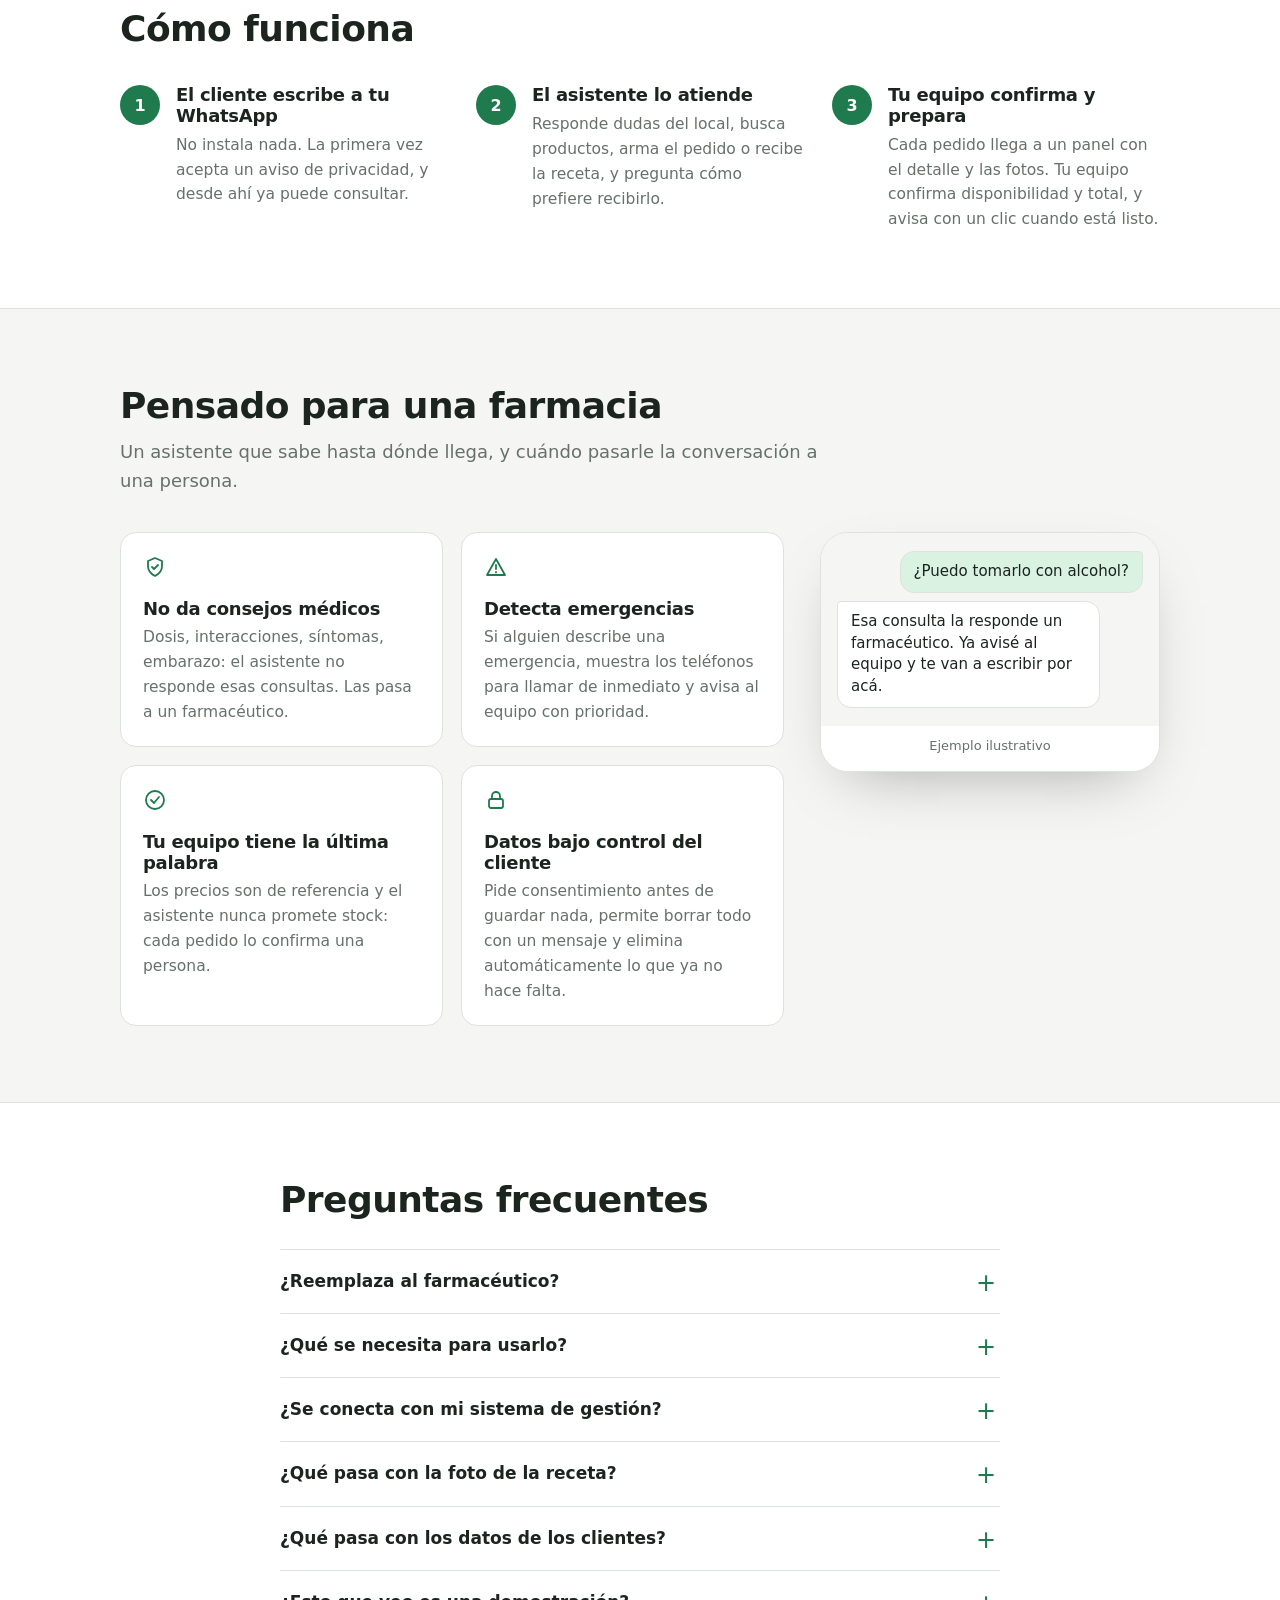
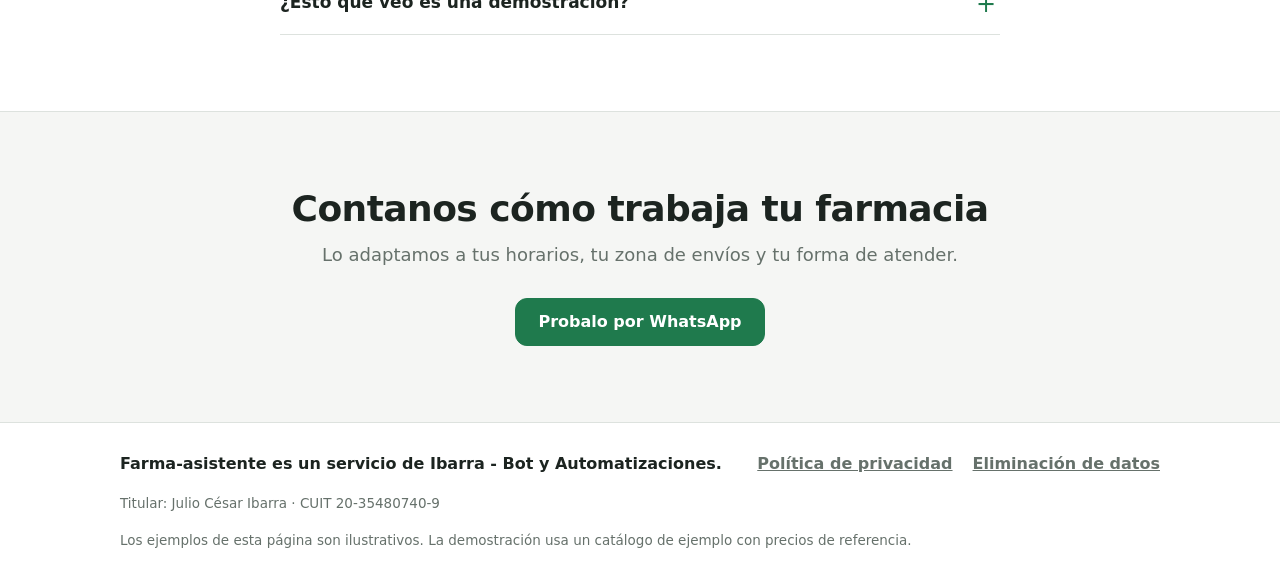
<file: farma-asistente-autonomo.html>
<!doctype html>
<html lang="es">
<head>
  <meta charset="utf-8">
  <meta name="viewport" content="width=device-width, initial-scale=1">
  <title>Farma-asistente — Asistente de WhatsApp para farmacias</title>
  <meta name="description" content="Un asistente de WhatsApp que atiende consultas, toma pedidos y recibe recetas por foto. Tu equipo confirma todo desde un panel simple, y las consultas de salud las responde siempre un farmacéutico.">
  <meta property="og:title" content="Farma-asistente — Asistente de WhatsApp para farmacias">
  <meta property="og:description" content="Atiende consultas, toma pedidos y recibe recetas por foto, las 24 horas. Tu equipo confirma todo.">
  <meta property="og:type" content="website">
  <meta name="theme-color" content="#1f7a4d">
  <style>
/* Página de inicio pública. Es autónoma: no carga app.css, para no mezclarse con las clases del panel. */
:root {
  --bg: #f5f6f4;
  --surface: #ffffff;
  --text: #1c2420;
  --muted: #66716b;
  --line: #dde2de;
  --accent: #1f7a4d;
  --accent-text: #ffffff;
  --bubble-in: #d9f2e1;
  --bubble-out: #ffffff;
}
@media (prefers-color-scheme: dark) {
  :root {
    --bg: #121714;
    --surface: #1b221e;
    --text: #e8ede9;
    --muted: #93a09a;
    --line: #2b3530;
    --accent: #3fae78;
    --accent-text: #08130d;
    --bubble-in: #1f4a33;
    --bubble-out: #232c27;
  }
}
* { box-sizing: border-box; }
body.landing { margin: 0; background: var(--bg); color: var(--text); font-family: system-ui, -apple-system, "Segoe UI", Roboto, sans-serif; }

.landing { font-size: 16px; line-height: 1.6; -webkit-font-smoothing: antialiased; }
/* Reinicios con :where() para que no tengan especificidad y no pisen las reglas de abajo. */
:where(.landing) a { color: inherit; }
:where(.landing) :is(h1, h2, h3) { line-height: 1.15; letter-spacing: -0.015em; margin: 0; }
:where(.landing) p { margin: 0; }
:where(.landing) :is(ul, ol) { list-style: none; margin: 0; padding: 0; }

.wrap { max-width: 1080px; margin: 0 auto; padding: 0 20px; }
.narrow { max-width: 760px; }
.center { text-align: center; }

.skip {
  position: absolute; left: 12px; top: -48px; z-index: 20; padding: 10px 14px; border-radius: 8px;
  background: var(--accent); color: var(--accent-text); text-decoration: none; font-weight: 600;
}
.skip:focus { top: 12px; }

:focus-visible { outline: 3px solid var(--accent); outline-offset: 3px; border-radius: 6px; }

/* encabezado */
.top { position: sticky; top: 0; z-index: 10; background: var(--surface); border-bottom: 1px solid var(--line); }
.bar-inner { display: flex; align-items: center; justify-content: space-between; gap: 16px; min-height: 64px; }
.brand { display: inline-flex; align-items: center; gap: 10px; font-weight: 700; font-size: 18px; text-decoration: none; color: var(--accent); }
.brand span { color: var(--text); }
.top nav { display: flex; gap: 22px; }
.top nav a { text-decoration: none; color: var(--muted); font-size: 15px; }
.top nav a:hover { color: var(--text); }

/* botones */
.actions { display: flex; flex-wrap: wrap; gap: 12px; margin-top: 28px; }
.actions.center { justify-content: center; }
.btn {
  display: inline-flex; align-items: center; justify-content: center; min-height: 48px; padding: 0 22px;
  border-radius: 12px; font-weight: 600; text-decoration: none; border: 1px solid var(--line); background: var(--surface);
}
.btn.primary { background: var(--accent); color: var(--accent-text); border-color: var(--accent); }
.btn.primary:hover { filter: brightness(1.06); }
.btn.ghost:hover { border-color: var(--accent); }

/* portada */
.hero { padding: 64px 0 80px; background:
  radial-gradient(900px 420px at 85% -10%, color-mix(in srgb, var(--accent) 14%, transparent), transparent 70%); }
.hero-grid { display: grid; grid-template-columns: 1.1fr 0.9fr; gap: 56px; align-items: center; }
.eyebrow { color: var(--accent); font-weight: 600; font-size: 14px; margin-bottom: 14px; }
.hero h1 { font-size: clamp(32px, 5vw, 52px); font-weight: 750; }
.lead { margin-top: 20px; font-size: 19px; color: var(--muted); max-width: 34em; }

/* maqueta de chat */
.phone {
  margin: 0; max-width: 380px; justify-self: center; width: 100%; border: 1px solid var(--line); border-radius: 28px;
  background: var(--surface); overflow: hidden; box-shadow: 0 24px 60px -28px rgba(0, 0, 0, 0.35);
}
.phone-head { display: flex; align-items: center; gap: 10px; padding: 14px 18px; background: var(--accent); color: var(--accent-text); font-weight: 600; }
.avatar { display: grid; place-items: center; width: 32px; height: 32px; border-radius: 50%; background: rgba(255, 255, 255, 0.22); font-weight: 700; }
.chat { display: flex; flex-direction: column; gap: 8px; padding: 18px 16px; background: var(--bg); }
.bubble { max-width: 86%; padding: 9px 13px; border-radius: 14px; border: 1px solid var(--line); font-size: 15px; line-height: 1.45; }
.bubble.in { align-self: flex-end; background: var(--bubble-in); border-top-right-radius: 4px; }
.bubble.out { align-self: flex-start; background: var(--bubble-out); border-top-left-radius: 4px; }
.phone figcaption { padding: 10px 16px 14px; font-size: 13px; color: var(--muted); text-align: center; background: var(--surface); }
.phone.small { max-width: 340px; }

/* secciones */
.section { padding: 76px 0; }
.section.alt { background: var(--surface); border-top: 1px solid var(--line); border-bottom: 1px solid var(--line); }
.section h2 { font-size: clamp(26px, 3.4vw, 36px); font-weight: 720; }
.section-lead { margin-top: 12px; color: var(--muted); font-size: 18px; max-width: 40em; }
.center .section-lead { margin-left: auto; margin-right: auto; }

.cards { display: grid; grid-template-columns: repeat(3, 1fr); gap: 18px; margin-top: 36px; }
.cards.two { grid-template-columns: repeat(2, 1fr); margin-top: 0; }
.card { padding: 22px; border: 1px solid var(--line); border-radius: 16px; background: var(--surface); }
.alt .card { background: var(--bg); }
.card .icon { color: var(--accent); margin-bottom: 12px; }
.card h3 { font-size: 18px; font-weight: 680; margin-bottom: 6px; }
.card p { color: var(--muted); font-size: 15.5px; }

.steps { display: grid; grid-template-columns: repeat(3, 1fr); gap: 28px; margin-top: 36px; }
.steps li { display: flex; gap: 16px; align-items: flex-start; }
.num {
  flex: none; display: grid; place-items: center; width: 40px; height: 40px; border-radius: 50%;
  background: var(--accent); color: var(--accent-text); font-weight: 700;
}
.steps h3 { font-size: 18px; font-weight: 680; margin-bottom: 6px; }
.steps p { color: var(--muted); font-size: 15.5px; }

.safety-grid { display: grid; grid-template-columns: 1fr 340px; gap: 36px; align-items: start; margin-top: 36px; }
.safety-grid .phone { margin-top: 0; }

.faq { margin-top: 28px; border-top: 1px solid var(--line); }
.faq details { border-bottom: 1px solid var(--line); }
.faq summary { cursor: pointer; padding: 18px 28px 18px 0; font-weight: 640; font-size: 17px; list-style: none; position: relative; }
.faq summary::-webkit-details-marker { display: none; }
.faq summary::after { content: '+'; position: absolute; right: 4px; top: 14px; font-size: 24px; color: var(--accent); font-weight: 400; }
.faq details[open] summary::after { content: '–'; }
.faq details p { padding: 0 0 18px; color: var(--muted); }
.faq a { color: var(--accent); }

.cta { text-align: center; }
.cta .section-lead { margin-top: 12px; }

/* pie */
.foot { border-top: 1px solid var(--line); background: var(--surface); padding: 28px 0 36px; }
.foot-inner { display: flex; flex-wrap: wrap; align-items: center; justify-content: space-between; gap: 12px; font-weight: 600; }
.foot nav { display: flex; flex-wrap: wrap; gap: 20px; font-weight: 400; }
.foot nav a { color: var(--muted); }
.foot nav a:hover { color: var(--text); }
.fine { margin-top: 16px; font-size: 13.5px; color: var(--muted); }

/* tablet y móvil */
@media (max-width: 900px) {
  .hero-grid { grid-template-columns: 1fr; gap: 40px; }
  .cards { grid-template-columns: repeat(2, 1fr); }
  .steps { grid-template-columns: 1fr; gap: 22px; }
  .safety-grid { grid-template-columns: 1fr; }
  .safety-grid .phone { justify-self: start; }
}
@media (max-width: 640px) {
  .top nav { display: none; }
  .hero { padding: 40px 0 56px; }
  .section { padding: 56px 0; }
  .cards, .cards.two { grid-template-columns: 1fr; }
  .actions .btn { width: 100%; }
  .lead { font-size: 17px; }
}

html { scroll-behavior: smooth; }
@media (prefers-reduced-motion: reduce) { html { scroll-behavior: auto; } }

/* leyenda "un servicio de …" */
.byline { margin-top: 22px; color: var(--muted); font-size: 15px; }
.byline a, .foot-inner a { color: var(--accent); font-weight: 600; }

</style>
</head>
<body class="landing">
  <a class="skip" href="#contenido">Saltar al contenido</a>
  <header class="top">
    <div class="wrap bar-inner">
      <a class="brand" href="#"><svg class="logo" viewBox="0 0 32 32" width="32" height="32" aria-hidden="true"><rect width="32" height="32" rx="8" fill="currentColor"/><path d="M13 7h6v6h6v6h-6v6h-6v-6H7v-6h6z" fill="#fff"/></svg><span>Farma-asistente</span></a>
      <nav aria-label="Secciones">
        <a href="#que-hace">Qué hace</a>
        <a href="#como-funciona">Cómo funciona</a>
        <a href="#seguridad">Seguridad</a>
        <a href="#preguntas">Preguntas</a>
      </nav>
    </div>
  </header>

  <main id="contenido">
    <section class="hero">
      <div class="wrap hero-grid">
        <div class="hero-copy">
          <p class="eyebrow">Asistente con inteligencia artificial para WhatsApp</p>
          <h1>Tu farmacia atiende por WhatsApp, también cuando está cerrada.</h1>
          <p class="lead">Responde consultas, toma pedidos y recibe recetas por foto. Tu equipo confirma todo desde un panel simple, y las consultas de salud las responde siempre un farmacéutico.</p>
          <div class="actions"><a class="btn primary" href="https://wa.me/5491178142296?text=Hola" rel="noopener">Probalo por WhatsApp</a><a class="btn ghost" href="#como-funciona">Cómo funciona</a></div>
          <p class="byline">Farma-asistente es un servicio de Ibarra - Bot y Automatizaciones.</p>
        </div>
        <figure class="phone" aria-label="Ejemplo de conversación">
          <div class="phone-head"><span class="avatar" aria-hidden="true">+</span><span>Tu farmacia</span></div>
          <div class="chat">
            <p class="bubble in">Hola, ¿tienen ibuprofeno 400?</p>
            <p class="bubble out">¡Hola! Sí, tengo <strong>Ibuprofeno 400 mg x 20 comp</strong>. El precio de referencia es $5.900 y el equipo te confirma el total. ¿Lo sumo a tu pedido?</p>
            <p class="bubble in">Sí, lo retiro por la farmacia</p>
            <p class="bubble out">Listo ✅ Registré tu pedido <strong>#12</strong>. Te confirmamos la disponibilidad por acá.</p>
          </div>
          <figcaption>Ejemplo ilustrativo</figcaption>
        </figure>
      </div>
    </section>

    <section id="que-hace" class="section">
      <div class="wrap">
        <h2>Lo que hace por tu farmacia</h2>
        <p class="section-lead">Se ocupa de lo repetitivo para que tu equipo dedique el tiempo a lo que importa.</p>
        <ul class="cards">
          <li class="card"><svg class="icon" viewBox="0 0 24 24" width="24" height="24" fill="none" stroke="currentColor" stroke-width="1.8" stroke-linecap="round" stroke-linejoin="round" aria-hidden="true"><circle cx="12" cy="12" r="9"/><path d="M12 7v5l3 2"/></svg><h3>Horarios, dirección y envíos</h3><p>Responde al instante lo que más preguntan, a cualquier hora, y avisa si la farmacia está abierta.</p></li>
          <li class="card"><svg class="icon" viewBox="0 0 24 24" width="24" height="24" fill="none" stroke="currentColor" stroke-width="1.8" stroke-linecap="round" stroke-linejoin="round" aria-hidden="true"><path d="M5 8h14l-1 12H6L5 8z"/><path d="M9 8V6a3 3 0 0 1 6 0v2"/></svg><h3>Pedidos sin vueltas</h3><p>Arma el pedido con el cliente, pregunta si retira o prefiere envío y lo deja listo para que tu equipo lo prepare.</p></li>
          <li class="card"><svg class="icon" viewBox="0 0 24 24" width="24" height="24" fill="none" stroke="currentColor" stroke-width="1.8" stroke-linecap="round" stroke-linejoin="round" aria-hidden="true"><path d="M7 3h7l4 4v14H7z"/><path d="M14 3v4h4"/><path d="M10 13h5M10 17h5"/></svg><h3>Recetas por foto</h3><p>El cliente manda la foto o el PDF de la receta. Llega al panel junto con la obra social y la forma de entrega.</p></li>
          <li class="card"><svg class="icon" viewBox="0 0 24 24" width="24" height="24" fill="none" stroke="currentColor" stroke-width="1.8" stroke-linecap="round" stroke-linejoin="round" aria-hidden="true"><circle cx="11" cy="11" r="6"/><path d="m20 20-4.2-4.2"/></svg><h3>Búsqueda de productos</h3><p>Encuentra productos por nombre, marca o principio activo, y avisa cuáles se venden solo con receta.</p></li>
          <li class="card"><svg class="icon" viewBox="0 0 24 24" width="24" height="24" fill="none" stroke="currentColor" stroke-width="1.8" stroke-linecap="round" stroke-linejoin="round" aria-hidden="true"><path d="M6 17V11a6 6 0 0 1 12 0v6l1.5 2h-15z"/><path d="M10 21a2 2 0 0 0 4 0"/></svg><h3>Recordatorios de reposición</h3><p>Si el cliente lo pide, le avisa cuando le toca renovar su medicación crónica.</p></li>
          <li class="card"><svg class="icon" viewBox="0 0 24 24" width="24" height="24" fill="none" stroke="currentColor" stroke-width="1.8" stroke-linecap="round" stroke-linejoin="round" aria-hidden="true"><circle cx="12" cy="8" r="3.5"/><path d="M5 20a7 7 0 0 1 14 0"/></svg><h3>Pasa a una persona</h3><p>Ante una consulta de salud, o cuando el cliente lo pide, la conversación pasa a tu equipo.</p></li>
        </ul>
      </div>
    </section>

    <section id="como-funciona" class="section alt">
      <div class="wrap">
        <h2>Cómo funciona</h2>
        <ol class="steps">
          <li><span class="num" aria-hidden="true">1</span><div><h3>El cliente escribe a tu WhatsApp</h3><p>No instala nada. La primera vez acepta un aviso de privacidad, y desde ahí ya puede consultar.</p></div></li>
          <li><span class="num" aria-hidden="true">2</span><div><h3>El asistente lo atiende</h3><p>Responde dudas del local, busca productos, arma el pedido o recibe la receta, y pregunta cómo prefiere recibirlo.</p></div></li>
          <li><span class="num" aria-hidden="true">3</span><div><h3>Tu equipo confirma y prepara</h3><p>Cada pedido llega a un panel con el detalle y las fotos. Tu equipo confirma disponibilidad y total, y avisa con un clic cuando está listo.</p></div></li>
        </ol>
      </div>
    </section>

    <section id="seguridad" class="section">
      <div class="wrap">
        <h2>Pensado para una farmacia</h2>
        <p class="section-lead">Un asistente que sabe hasta dónde llega, y cuándo pasarle la conversación a una persona.</p>
        <div class="safety-grid">
          <ul class="cards two">
            <li class="card"><svg class="icon" viewBox="0 0 24 24" width="24" height="24" fill="none" stroke="currentColor" stroke-width="1.8" stroke-linecap="round" stroke-linejoin="round" aria-hidden="true"><path d="M12 3 5 6v5c0 4.5 3 8 7 10 4-2 7-5.5 7-10V6z"/><path d="m9 12 2 2 4-4"/></svg><h3>No da consejos médicos</h3><p>Dosis, interacciones, síntomas, embarazo: el asistente no responde esas consultas. Las pasa a un farmacéutico.</p></li>
            <li class="card"><svg class="icon" viewBox="0 0 24 24" width="24" height="24" fill="none" stroke="currentColor" stroke-width="1.8" stroke-linecap="round" stroke-linejoin="round" aria-hidden="true"><path d="M12 4 3 20h18z"/><path d="M12 10v4M12 17v.5"/></svg><h3>Detecta emergencias</h3><p>Si alguien describe una emergencia, muestra los teléfonos para llamar de inmediato y avisa al equipo con prioridad.</p></li>
            <li class="card"><svg class="icon" viewBox="0 0 24 24" width="24" height="24" fill="none" stroke="currentColor" stroke-width="1.8" stroke-linecap="round" stroke-linejoin="round" aria-hidden="true"><circle cx="12" cy="12" r="9"/><path d="m8 12 3 3 5-6"/></svg><h3>Tu equipo tiene la última palabra</h3><p>Los precios son de referencia y el asistente nunca promete stock: cada pedido lo confirma una persona.</p></li>
            <li class="card"><svg class="icon" viewBox="0 0 24 24" width="24" height="24" fill="none" stroke="currentColor" stroke-width="1.8" stroke-linecap="round" stroke-linejoin="round" aria-hidden="true"><rect x="5" y="11" width="14" height="9" rx="2"/><path d="M8 11V8a4 4 0 0 1 8 0v3"/></svg><h3>Datos bajo control del cliente</h3><p>Pide consentimiento antes de guardar nada, permite borrar todo con un mensaje y elimina automáticamente lo que ya no hace falta.</p></li>
          </ul>
          <figure class="phone small" aria-label="Ejemplo de derivación a un farmacéutico">
            <div class="chat">
              <p class="bubble in">¿Puedo tomarlo con alcohol?</p>
              <p class="bubble out">Esa consulta la responde un farmacéutico. Ya avisé al equipo y te van a escribir por acá.</p>
            </div>
            <figcaption>Ejemplo ilustrativo</figcaption>
          </figure>
        </div>
      </div>
    </section>

    <section id="preguntas" class="section alt">
      <div class="wrap narrow">
        <h2>Preguntas frecuentes</h2>
        <div class="faq">
          <details><summary>¿Reemplaza al farmacéutico?</summary><p>No. Atiende lo repetitivo para que tu equipo se concentre en lo que requiere criterio profesional, y deriva toda consulta de salud.</p></details>
          <details><summary>¿Qué se necesita para usarlo?</summary><p>Un número de WhatsApp para la farmacia, que funciona sobre la plataforma oficial WhatsApp Business, y los datos básicos del local: horarios, dirección y si hacen envíos.</p></details>
          <details><summary>¿Se conecta con mi sistema de gestión?</summary><p>Hoy los precios y el stock los confirma tu equipo. La conexión con tu sistema se evalúa según cuál uses.</p></details>
          <details><summary>¿Qué pasa con la foto de la receta?</summary><p>Llega al panel junto con el pedido. El asistente no interpreta su contenido: la revisa tu equipo.</p></details>
          <details><summary>¿Qué pasa con los datos de los clientes?</summary><p>Se guardan solo después de que la persona acepta, se conservan hasta 90 días y se pueden borrar escribiendo «borrar mis datos». Más detalle en la <a href="https://bot-farmacias-production.up.railway.app/privacidad">política de privacidad</a>.</p></details>
          <details><summary>¿Esto que veo es una demostración?</summary><p>Sí. Los ejemplos de esta página son ilustrativos, y el catálogo de la demostración es de ejemplo, con precios de referencia.</p></details>
        </div>
      </div>
    </section>

    <section class="section cta">
      <div class="wrap narrow center">
        <h2>Contanos cómo trabaja tu farmacia</h2>
        <p class="section-lead">Lo adaptamos a tus horarios, tu zona de envíos y tu forma de atender.</p>
        <div class="actions center"><a class="btn primary" href="https://wa.me/5491178142296?text=Hola" rel="noopener">Probalo por WhatsApp</a></div>
      </div>
    </section>
  </main>

  <footer class="foot">
    <div class="wrap foot-inner">
      <span>Farma-asistente es un servicio de Ibarra - Bot y Automatizaciones.</span>
      <nav aria-label="Información legal">
        <a href="https://bot-farmacias-production.up.railway.app/privacidad">Política de privacidad</a>
        <a href="https://bot-farmacias-production.up.railway.app/eliminacion-datos">Eliminación de datos</a>
      </nav>
    </div>
    <p class="wrap fine">Titular: Julio César Ibarra · CUIT 20-35480740-9</p>
    <p class="wrap fine">Los ejemplos de esta página son ilustrativos. La demostración usa un catálogo de ejemplo con precios de referencia.</p>
  </footer>
</body>
</html>
</file>
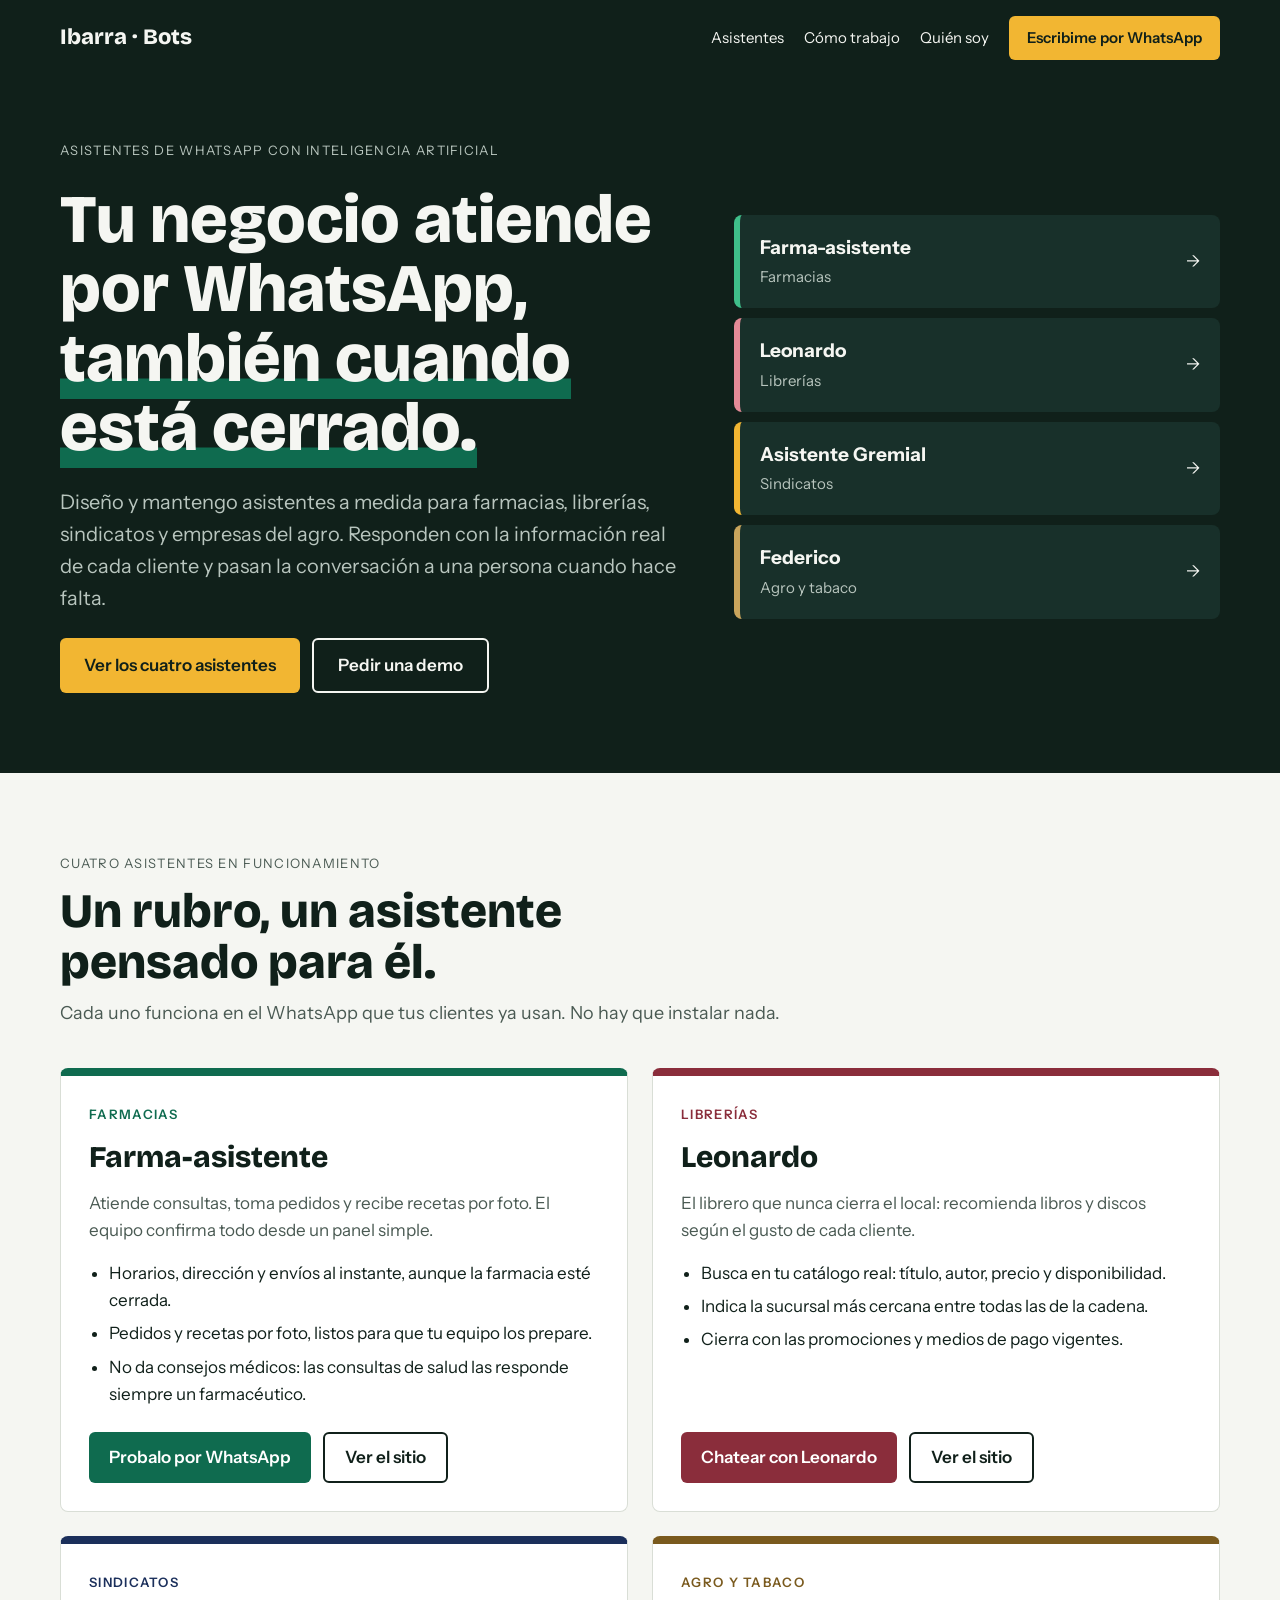
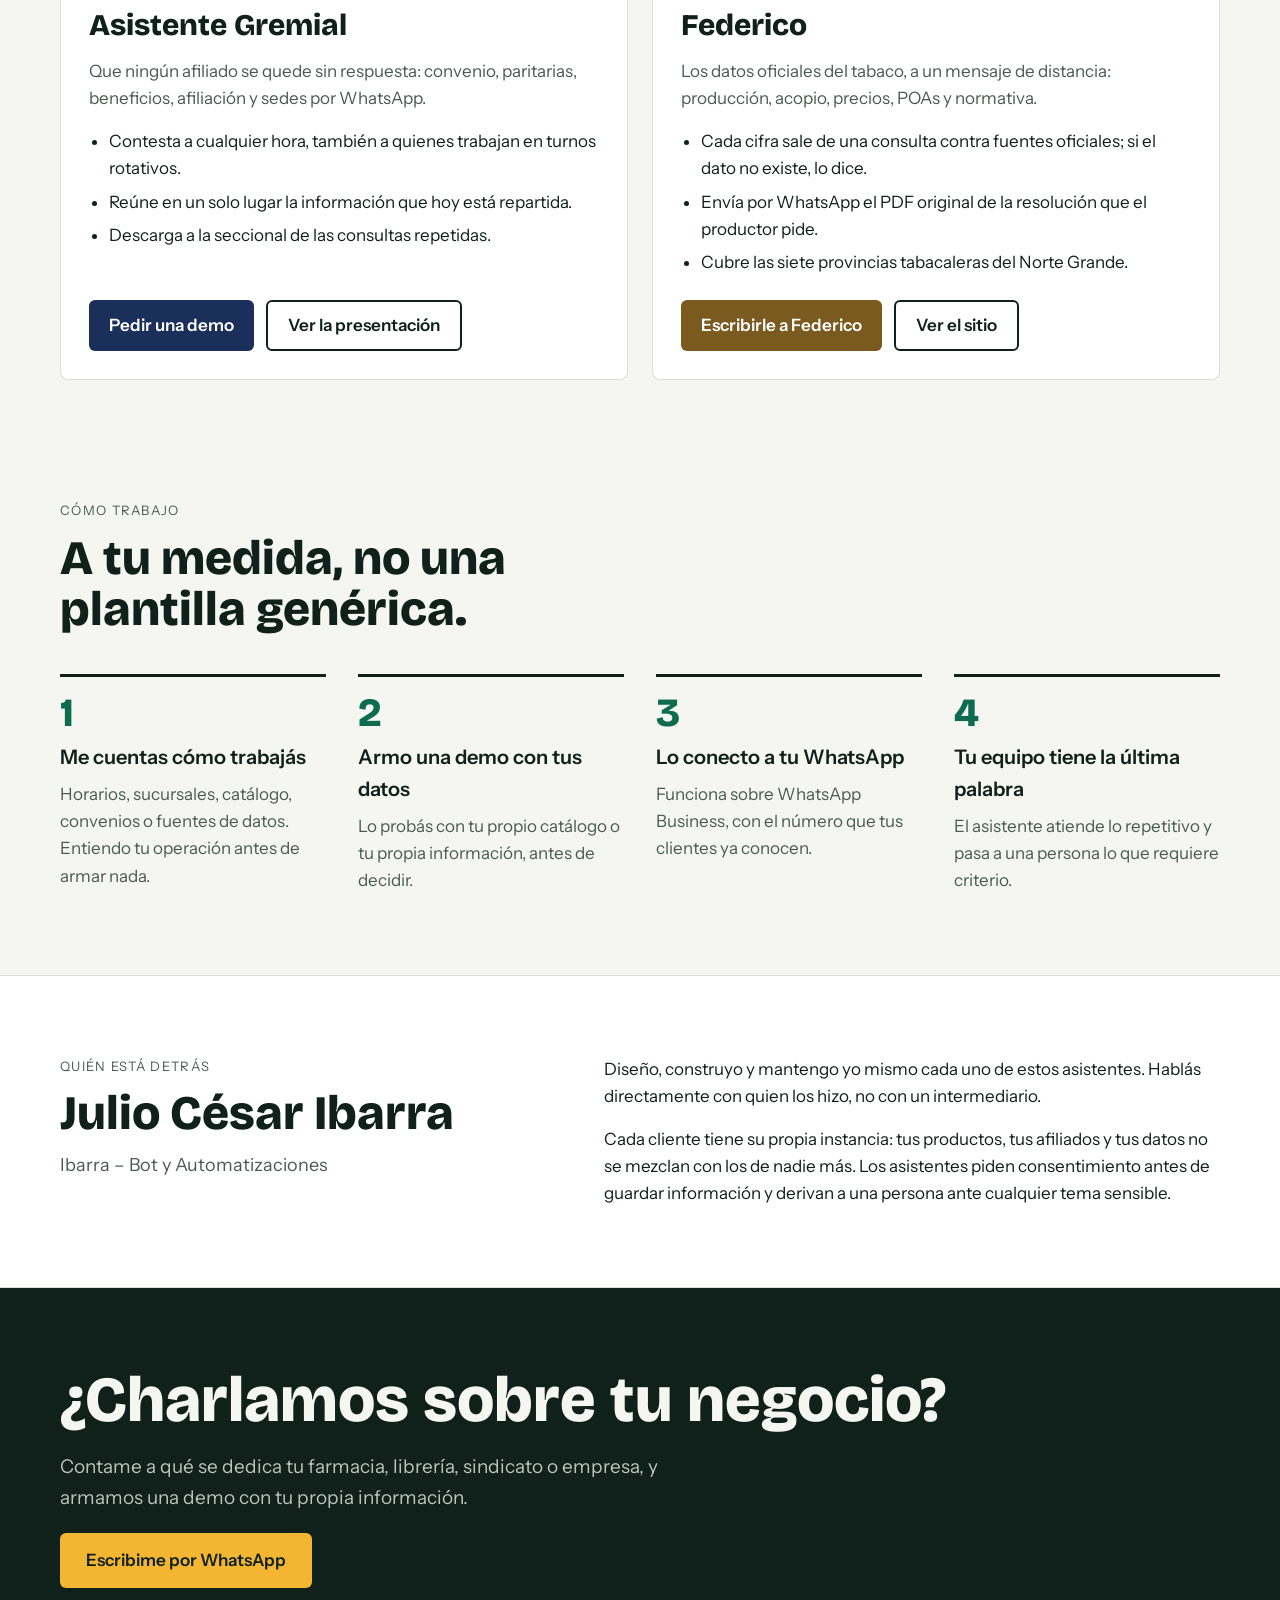
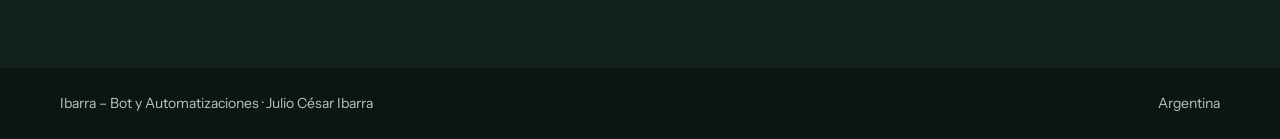
<file: index.backup.html>
<!doctype html>
<html lang="es">
<head>
<meta charset="utf-8">
<meta name="viewport" content="width=device-width, initial-scale=1">
<title>Ibarra Bots – Asistentes de WhatsApp</title>
<meta name="description" content="Asistentes de WhatsApp con IA para farmacias, librerías, sindicatos y empresas del agro.">
<link rel="stylesheet" href="https://fonts.googleapis.com/css2?family=Bricolage+Grotesque:wght@600;700;800&family=Instrument+Sans:wght@400;500;600&display=swap">
<style>
body{margin:0;font-family:"Instrument Sans","Segoe UI",Arial,sans-serif;background:#F5F6F2;color:#10201A}
a{color:inherit}
a:hover{opacity:.88}
a:focus-visible{outline:3px solid #F2B632;outline-offset:3px}
</style>
</head>
<body>
<div style="width:100%;background:#F5F6F2;color:#10201A;font-size:17px;line-height:1.6">

<!-- Barra superior -->
<header style="background:#10201A;color:#F5F6F2">
<div style="max-width:1160px;margin:0 auto;padding:16px 20px;display:flex;flex-wrap:wrap;align-items:center;justify-content:space-between;gap:12px">
<a href="#inicio" style="font-family:'Bricolage Grotesque',Arial,sans-serif;font-weight:800;font-size:22px;text-decoration:none;color:#F5F6F2">Ibarra · Bots</a>
<nav style="display:flex;flex-wrap:wrap;align-items:center;gap:20px;font-size:15px">
<a href="#asistentes" style="text-decoration:none;color:#F5F6F2">Asistentes</a>
<a href="#como" style="text-decoration:none;color:#F5F6F2">Cómo trabajo</a>
<a href="#quien" style="text-decoration:none;color:#F5F6F2">Quién soy</a>
<a href="https://wa.me/5491166814208?text=Hola%20Julio%2C%20quiero%20saber%20m%C3%A1s%20sobre%20los%20asistentes%20de%20WhatsApp" style="text-decoration:none;background:#F2B632;color:#10201A;font-weight:600;padding:10px 18px;border-radius:6px">Escribime por WhatsApp</a>
</nav>
</div>
</header>

<!-- Héroe -->
<section id="inicio" style="background:#10201A;color:#F5F6F2">
<div style="max-width:1160px;margin:0 auto;padding:64px 20px 80px;display:flex;flex-wrap:wrap;align-items:center;gap:48px">
<div style="flex:1 1 480px;min-width:0;display:flex;flex-direction:column;gap:24px">
<p style="margin:0;font-size:13px;letter-spacing:.1em;text-transform:uppercase;color:#B8C5BE">Asistentes de WhatsApp con inteligencia artificial</p>
<h1 style="margin:0;font-family:'Bricolage Grotesque',Arial,sans-serif;font-weight:800;font-size:clamp(40px,6vw,68px);line-height:1.02;text-wrap:balance">Tu negocio atiende por WhatsApp, <span style="box-shadow:inset 0 -.3em 0 #0F6B4F">también cuando está cerrado.</span></h1>
<p style="margin:0;font-size:20px;color:#B8C5BE;max-width:34em">Diseño y mantengo asistentes a medida para farmacias, librerías, sindicatos y empresas del agro. Responden con la información real de cada cliente y pasan la conversación a una persona cuando hace falta.</p>
<div style="display:flex;flex-wrap:wrap;gap:12px">
<a href="#asistentes" style="text-decoration:none;background:#F2B632;color:#10201A;font-weight:600;padding:14px 24px;border-radius:6px">Ver los cuatro asistentes</a>
<a href="https://wa.me/5491166814208?text=Hola%20Julio%2C%20quiero%20ver%20una%20demo" style="text-decoration:none;border:2px solid #F5F6F2;color:#F5F6F2;font-weight:600;padding:12px 24px;border-radius:6px">Pedir una demo</a>
</div>
</div>
<div style="flex:1 1 340px;min-width:0;display:flex;flex-direction:column;gap:10px">
<a href="#farmacias" style="text-decoration:none;color:#F5F6F2;display:flex;align-items:center;justify-content:space-between;gap:16px;padding:18px 20px;border-radius:8px;background:#18302A;border-left:6px solid #3FBF8A"><span><strong style="display:block;font-size:19px">Farma-asistente</strong><span style="font-size:15px;color:#B8C5BE">Farmacias</span></span><span aria-hidden="true">→</span></a>
<a href="#librerias" style="text-decoration:none;color:#F5F6F2;display:flex;align-items:center;justify-content:space-between;gap:16px;padding:18px 20px;border-radius:8px;background:#18302A;border-left:6px solid #E58A97"><span><strong style="display:block;font-size:19px">Leonardo</strong><span style="font-size:15px;color:#B8C5BE">Librerías</span></span><span aria-hidden="true">→</span></a>
<a href="#sindicatos" style="text-decoration:none;color:#F5F6F2;display:flex;align-items:center;justify-content:space-between;gap:16px;padding:18px 20px;border-radius:8px;background:#18302A;border-left:6px solid #F2B632"><span><strong style="display:block;font-size:19px">Asistente Gremial</strong><span style="font-size:15px;color:#B8C5BE">Sindicatos</span></span><span aria-hidden="true">→</span></a>
<a href="#agro" style="text-decoration:none;color:#F5F6F2;display:flex;align-items:center;justify-content:space-between;gap:16px;padding:18px 20px;border-radius:8px;background:#18302A;border-left:6px solid #C9A55C"><span><strong style="display:block;font-size:19px">Federico</strong><span style="font-size:15px;color:#B8C5BE">Agro y tabaco</span></span><span aria-hidden="true">→</span></a>
</div>
</div>
</section>

<!-- Los cuatro asistentes -->
<section id="asistentes" style="padding:80px 20px 40px">
<div style="max-width:1160px;margin:0 auto;display:flex;flex-direction:column;gap:40px">
<div style="max-width:44em;display:flex;flex-direction:column;gap:12px">
<p style="margin:0;font-size:13px;letter-spacing:.1em;text-transform:uppercase;color:#4A5A53">Cuatro asistentes en funcionamiento</p>
<h2 style="margin:0;font-family:'Bricolage Grotesque',Arial,sans-serif;font-weight:800;font-size:clamp(32px,4.4vw,48px);line-height:1.05;text-wrap:balance">Un rubro, un asistente pensado para él.</h2>
<p style="margin:0;color:#4A5A53;font-size:18px">Cada uno funciona en el WhatsApp que tus clientes ya usan. No hay que instalar nada.</p>
</div>

<div style="display:grid;grid-template-columns:repeat(auto-fit,minmax(min(100%,480px),1fr));gap:24px">

<article id="farmacias" style="background:#FFFFFF;border:1px solid #D9DED6;border-top:8px solid #0F6B4F;border-radius:8px;padding:28px;display:flex;flex-direction:column;gap:16px">
<p style="margin:0;font-size:13px;letter-spacing:.1em;text-transform:uppercase;color:#0F6B4F;font-weight:600">Farmacias</p>
<h3 style="margin:0;font-family:'Bricolage Grotesque',Arial,sans-serif;font-weight:800;font-size:30px;line-height:1.1">Farma-asistente</h3>
<p style="margin:0;color:#4A5A53">Atiende consultas, toma pedidos y recibe recetas por foto. El equipo confirma todo desde un panel simple.</p>
<ul style="margin:0;padding-left:20px;display:flex;flex-direction:column;gap:6px">
<li>Horarios, dirección y envíos al instante, aunque la farmacia esté cerrada.</li>
<li>Pedidos y recetas por foto, listos para que tu equipo los prepare.</li>
<li>No da consejos médicos: las consultas de salud las responde siempre un farmacéutico.</li>
</ul>
<div style="display:flex;flex-wrap:wrap;gap:12px;margin-top:auto;padding-top:8px">
<a href="https://wa.me/5491178142296?text=Hola" style="text-decoration:none;background:#0F6B4F;color:#FFFFFF;font-weight:600;padding:12px 20px;border-radius:6px">Probalo por WhatsApp</a>
<a href="https://bot-farmacias-production.up.railway.app/" style="text-decoration:none;border:2px solid #10201A;font-weight:600;padding:10px 20px;border-radius:6px">Ver el sitio</a>
</div>
</article>

<article id="librerias" style="background:#FFFFFF;border:1px solid #D9DED6;border-top:8px solid #8A2D3B;border-radius:8px;padding:28px;display:flex;flex-direction:column;gap:16px">
<p style="margin:0;font-size:13px;letter-spacing:.1em;text-transform:uppercase;color:#8A2D3B;font-weight:600">Librerías</p>
<h3 style="margin:0;font-family:'Bricolage Grotesque',Arial,sans-serif;font-weight:800;font-size:30px;line-height:1.1">Leonardo</h3>
<p style="margin:0;color:#4A5A53">El librero que nunca cierra el local: recomienda libros y discos según el gusto de cada cliente.</p>
<ul style="margin:0;padding-left:20px;display:flex;flex-direction:column;gap:6px">
<li>Busca en tu catálogo real: título, autor, precio y disponibilidad.</li>
<li>Indica la sucursal más cercana entre todas las de la cadena.</li>
<li>Cierra con las promociones y medios de pago vigentes.</li>
</ul>
<div style="display:flex;flex-wrap:wrap;gap:12px;margin-top:auto;padding-top:8px">
<a href="https://wa.me/5491173566723?text=Hola%2C%20Leonardo" style="text-decoration:none;background:#8A2D3B;color:#FFFFFF;font-weight:600;padding:12px 20px;border-radius:6px">Chatear con Leonardo</a>
<a href="https://www.leonardo-ai.app/" style="text-decoration:none;border:2px solid #10201A;font-weight:600;padding:10px 20px;border-radius:6px">Ver el sitio</a>
</div>
</article>

<article id="sindicatos" style="background:#FFFFFF;border:1px solid #D9DED6;border-top:8px solid #1B2F5B;border-radius:8px;padding:28px;display:flex;flex-direction:column;gap:16px">
<p style="margin:0;font-size:13px;letter-spacing:.1em;text-transform:uppercase;color:#1B2F5B;font-weight:600">Sindicatos</p>
<h3 style="margin:0;font-family:'Bricolage Grotesque',Arial,sans-serif;font-weight:800;font-size:30px;line-height:1.1">Asistente Gremial</h3>
<p style="margin:0;color:#4A5A53">Que ningún afiliado se quede sin respuesta: convenio, paritarias, beneficios, afiliación y sedes por WhatsApp.</p>
<ul style="margin:0;padding-left:20px;display:flex;flex-direction:column;gap:6px">
<li>Contesta a cualquier hora, también a quienes trabajan en turnos rotativos.</li>
<li>Reúne en un solo lugar la información que hoy está repartida.</li>
<li>Descarga a la seccional de las consultas repetidas.</li>
</ul>
<div style="display:flex;flex-wrap:wrap;gap:12px;margin-top:auto;padding-top:8px">
<a href="https://wa.me/5491166814208?text=Hola%20Julio%2C%20quiero%20ver%20una%20demo%20del%20asistente%20para%20sindicatos" style="text-decoration:none;background:#1B2F5B;color:#FFFFFF;font-weight:600;padding:12px 20px;border-radius:6px">Pedir una demo</a>
<a href="https://claude.ai/artifact/98opwigW2tTAHEMnp5ej7Q" style="text-decoration:none;border:2px solid #10201A;font-weight:600;padding:10px 20px;border-radius:6px">Ver la presentación</a>
</div>
</article>

<article id="agro" style="background:#FFFFFF;border:1px solid #D9DED6;border-top:8px solid #7A5A1E;border-radius:8px;padding:28px;display:flex;flex-direction:column;gap:16px">
<p style="margin:0;font-size:13px;letter-spacing:.1em;text-transform:uppercase;color:#7A5A1E;font-weight:600">Agro y tabaco</p>
<h3 style="margin:0;font-family:'Bricolage Grotesque',Arial,sans-serif;font-weight:800;font-size:30px;line-height:1.1">Federico</h3>
<p style="margin:0;color:#4A5A53">Los datos oficiales del tabaco, a un mensaje de distancia: producción, acopio, precios, POAs y normativa.</p>
<ul style="margin:0;padding-left:20px;display:flex;flex-direction:column;gap:6px">
<li>Cada cifra sale de una consulta contra fuentes oficiales; si el dato no existe, lo dice.</li>
<li>Envía por WhatsApp el PDF original de la resolución que el productor pide.</li>
<li>Cubre las siete provincias tabacaleras del Norte Grande.</li>
</ul>
<div style="display:flex;flex-wrap:wrap;gap:12px;margin-top:auto;padding-top:8px">
<a href="https://wa.me/5491178192165?text=Hola%20Federico" style="text-decoration:none;background:#7A5A1E;color:#FFFFFF;font-weight:600;padding:12px 20px;border-radius:6px">Escribirle a Federico</a>
<a href="https://www.agrotabaco.com/bot" style="text-decoration:none;border:2px solid #10201A;font-weight:600;padding:10px 20px;border-radius:6px">Ver el sitio</a>
</div>
</article>

</div>
</div>
</section>

<!-- Cómo trabajo -->
<section id="como" style="padding:80px 20px">
<div style="max-width:1160px;margin:0 auto;display:flex;flex-direction:column;gap:40px">
<div style="max-width:44em;display:flex;flex-direction:column;gap:12px">
<p style="margin:0;font-size:13px;letter-spacing:.1em;text-transform:uppercase;color:#4A5A53">Cómo trabajo</p>
<h2 style="margin:0;font-family:'Bricolage Grotesque',Arial,sans-serif;font-weight:800;font-size:clamp(32px,4.4vw,48px);line-height:1.05;text-wrap:balance">A tu medida, no una plantilla genérica.</h2>
</div>
<div style="display:grid;grid-template-columns:repeat(auto-fit,minmax(min(100%,240px),1fr));gap:32px">
<div style="border-top:3px solid #10201A;padding-top:16px;display:flex;flex-direction:column;gap:8px">
<p style="margin:0;font-family:'Bricolage Grotesque',Arial,sans-serif;font-weight:800;font-size:40px;line-height:1;color:#0F6B4F">1</p>
<h3 style="margin:0;font-size:20px;font-weight:600">Me cuentas cómo trabajás</h3>
<p style="margin:0;color:#4A5A53">Horarios, sucursales, catálogo, convenios o fuentes de datos. Entiendo tu operación antes de armar nada.</p>
</div>
<div style="border-top:3px solid #10201A;padding-top:16px;display:flex;flex-direction:column;gap:8px">
<p style="margin:0;font-family:'Bricolage Grotesque',Arial,sans-serif;font-weight:800;font-size:40px;line-height:1;color:#0F6B4F">2</p>
<h3 style="margin:0;font-size:20px;font-weight:600">Armo una demo con tus datos</h3>
<p style="margin:0;color:#4A5A53">Lo probás con tu propio catálogo o tu propia información, antes de decidir.</p>
</div>
<div style="border-top:3px solid #10201A;padding-top:16px;display:flex;flex-direction:column;gap:8px">
<p style="margin:0;font-family:'Bricolage Grotesque',Arial,sans-serif;font-weight:800;font-size:40px;line-height:1;color:#0F6B4F">3</p>
<h3 style="margin:0;font-size:20px;font-weight:600">Lo conecto a tu WhatsApp</h3>
<p style="margin:0;color:#4A5A53">Funciona sobre WhatsApp Business, con el número que tus clientes ya conocen.</p>
</div>
<div style="border-top:3px solid #10201A;padding-top:16px;display:flex;flex-direction:column;gap:8px">
<p style="margin:0;font-family:'Bricolage Grotesque',Arial,sans-serif;font-weight:800;font-size:40px;line-height:1;color:#0F6B4F">4</p>
<h3 style="margin:0;font-size:20px;font-weight:600">Tu equipo tiene la última palabra</h3>
<p style="margin:0;color:#4A5A53">El asistente atiende lo repetitivo y pasa a una persona lo que requiere criterio.</p>
</div>
</div>
</div>
</section>

<!-- Quién soy -->
<section id="quien" style="background:#FFFFFF;border-top:1px solid #D9DED6;border-bottom:1px solid #D9DED6;padding:80px 20px">
<div style="max-width:1160px;margin:0 auto;display:flex;flex-wrap:wrap;gap:48px;align-items:flex-start">
<div style="flex:1 1 360px;min-width:0;display:flex;flex-direction:column;gap:12px">
<p style="margin:0;font-size:13px;letter-spacing:.1em;text-transform:uppercase;color:#4A5A53">Quién está detrás</p>
<h2 style="margin:0;font-family:'Bricolage Grotesque',Arial,sans-serif;font-weight:800;font-size:clamp(32px,4.4vw,48px);line-height:1.05;text-wrap:balance">Julio César Ibarra</h2>
<p style="margin:0;color:#4A5A53;font-size:18px">Ibarra – Bot y Automatizaciones</p>
</div>
<div style="flex:1 1 480px;min-width:0;display:flex;flex-direction:column;gap:16px">
<p style="margin:0">Diseño, construyo y mantengo yo mismo cada uno de estos asistentes. Hablás directamente con quien los hizo, no con un intermediario.</p>
<p style="margin:0">Cada cliente tiene su propia instancia: tus productos, tus afiliados y tus datos no se mezclan con los de nadie más. Los asistentes piden consentimiento antes de guardar información y derivan a una persona ante cualquier tema sensible.</p>
</div>
</div>
</section>

<!-- Cierre -->
<section style="background:#10201A;color:#F5F6F2;padding:80px 20px">
<div style="max-width:1160px;margin:0 auto;display:flex;flex-direction:column;align-items:flex-start;gap:20px">
<h2 style="margin:0;font-family:'Bricolage Grotesque',Arial,sans-serif;font-weight:800;font-size:clamp(36px,5.4vw,64px);line-height:1;max-width:16em;text-wrap:balance">¿Charlamos sobre tu negocio?</h2>
<p style="margin:0;font-size:19px;color:#B8C5BE;max-width:36em">Contame a qué se dedica tu farmacia, librería, sindicato o empresa, y armamos una demo con tu propia información.</p>
<a href="https://wa.me/5491166814208?text=Hola%20Julio%2C%20quiero%20saber%20m%C3%A1s%20sobre%20los%20asistentes%20de%20WhatsApp" style="text-decoration:none;background:#F2B632;color:#10201A;font-weight:600;padding:14px 26px;border-radius:6px">Escribime por WhatsApp</a>
</div>
</section>

<footer style="background:#0B1612;color:#B8C5BE;padding:24px 20px;font-size:14px">
<div style="max-width:1160px;margin:0 auto;display:flex;flex-wrap:wrap;justify-content:space-between;gap:8px 24px">
<span>Ibarra – Bot y Automatizaciones · Julio César Ibarra</span>
<span>Argentina</span>
</div>
</footer>

</div>
</body>
</html>
</file>
<file: bot-sindicato-asistente/landing_bots_sindicatos.css>
@charset "UTF-8";
/* Layout: bandas a todo el ancho con contenido de 1120px; héroe en dos columnas (titular cartel + celular con chat real); la franja amarilla de seguridad marca el caso ASIJEMIN */
:root {
  --paper: #f1f2ee;
  --surface: #ffffff;
  --ink: #13203a;
  --muted: #56607a;
  --rule: #d4d8cf;
  --signal: #f0b400;
  --on-signal: #13203a;
  --chat-bg: #ece5da;
  --bubble-in: #ffffff;
  --bubble-out: #d9fdd3;
  --chat-head: #1f3b5c;
  --display: "Big Shoulders Display", "Arial Narrow", "Roboto Condensed", sans-serif;
  --body: "Instrument Sans", "Segoe UI", Arial, sans-serif;
  --mono: "IBM Plex Mono", Consolas, monospace;
}
@media (prefers-color-scheme: dark) {
  :root:not([data-theme="light"]) {
    --paper: #0f1626; --surface: #172036; --ink: #e9ecf2; --muted: #9aa3b8; --rule: #27314a;
    --signal: #f5c22b; --on-signal: #13203a; --chat-bg: #0b141a; --bubble-in: #1f2c34; --bubble-out: #005c4b;
    --chat-head: #1f2c34; color-scheme: dark;
  }
}
:root[data-theme="dark"] {
  --paper: #0f1626; --surface: #172036; --ink: #e9ecf2; --muted: #9aa3b8; --rule: #27314a;
  --signal: #f5c22b; --on-signal: #13203a; --chat-bg: #0b141a; --bubble-in: #1f2c34; --bubble-out: #005c4b;
  --chat-head: #1f2c34; color-scheme: dark;
}

* { box-sizing: border-box; }
body { margin: 0; background: var(--paper); color: var(--ink); font-family: var(--body); font-size: 17px; line-height: 1.6; }
.wrap { max-width: 1120px; margin-inline: auto; padding-left: max(16px, env(safe-area-inset-left, 0px)); padding-right: max(16px, env(safe-area-inset-right, 0px)); }
a { color: inherit; }
a:focus-visible, summary:focus-visible { outline: 3px solid var(--signal); outline-offset: 3px; }
h1, h2, h3 { margin: 0; text-wrap: balance; }
p { margin: 0; }
.label { font-family: var(--mono); font-size: 13px; letter-spacing: .08em; text-transform: uppercase; color: var(--muted); }

/* Barra superior */
.top { border-bottom: 1px solid var(--rule); }
.top .wrap { display: flex; align-items: center; justify-content: space-between; gap: 16px; padding-block: 14px; }
.top .brand-group { display: flex; align-items: center; gap: 14px; }
.brand { font-family: var(--display); font-weight: 800; font-size: 26px; letter-spacing: .02em; text-transform: uppercase; text-decoration: none; }
.nav-back { display: inline-flex; align-items: center; gap: 6px; font-family: var(--mono); font-size: 13px; color: var(--muted); text-decoration: none; padding: 6px 12px; border-radius: 4px; border: 1px solid var(--rule); transition: all .2s ease; }
.nav-back:hover { color: var(--ink); border-color: var(--ink); background: var(--surface); }
.btn { display: inline-flex; align-items: center; gap: 10px; background: var(--signal); color: var(--on-signal); font-weight: 600; text-decoration: none; padding: 12px 20px; border-radius: 4px; border: 2px solid var(--signal); }
.btn:hover { filter: brightness(1.05); }
.btn.ghost { background: transparent; color: var(--ink); border-color: var(--ink); }
.btn.small { padding: 8px 14px; font-size: 15px; }

/* Héroe */
.hero .wrap { display: grid; grid-template-columns: minmax(0, 1.15fr) minmax(0, .85fr); gap: clamp(32px, 6vw, 72px); align-items: center; padding-block: clamp(40px, 7vw, 88px); }
.hero h1 { font-family: var(--display); font-weight: 800; text-transform: uppercase; font-size: clamp(52px, 8.4vw, 104px); line-height: .92; letter-spacing: .005em; }
.hero h1 mark { background: none; color: inherit; box-shadow: inset 0 -.28em 0 var(--signal); }
.hero .lede { font-size: clamp(18px, 2vw, 21px); max-width: 34em; color: var(--muted); margin-top: 24px; }
.hero .ctas { display: flex; flex-wrap: wrap; gap: 12px; margin-top: 32px; }

/* Celular */
.phone { width: 100%; max-width: 360px; justify-self: center; background: var(--ink); border-radius: 36px; padding: 12px; box-shadow: 0 30px 60px -30px rgba(19, 32, 58, .5); }
.screen { background: var(--chat-bg); border-radius: 26px; overflow: hidden; display: flex; flex-direction: column; }
.chat-head { background: var(--chat-head); color: #ffffff; display: flex; align-items: center; gap: 10px; padding: 14px 16px; }
.avatar { width: 34px; height: 34px; border-radius: 50%; background: var(--signal); color: var(--on-signal); display: grid; place-items: center; font-family: var(--display); font-weight: 800; font-size: 15px; flex: none; }
.chat-head strong { display: block; font-size: 15px; line-height: 1.2; }
.chat-head span { font-size: 12px; opacity: .8; }
.msgs { display: flex; flex-direction: column; gap: 8px; padding: 16px 12px 20px; font-size: 14.5px; line-height: 1.45; }
.msg { max-width: 86%; padding: 8px 10px 6px; border-radius: 8px; color: var(--ink); background: var(--bubble-in); box-shadow: 0 1px 0 rgba(0, 0, 0, .08); }
.msg.out { align-self: flex-end; background: var(--bubble-out); }
.msg time { display: block; text-align: right; font-size: 11px; color: var(--muted); margin-top: 2px; font-variant-numeric: tabular-nums; }
.msg .lnk { color: #2a7bc0; text-decoration: underline; word-break: break-all; }
.phone-cap { text-align: center; font-size: 13px; color: var(--muted); margin-top: 14px; }
.phone-col { display: flex; flex-direction: column; align-items: center; min-width: 0; }
@media (prefers-reduced-motion: no-preference) {
  .msg { animation: rise .5s ease-out both; }
  .msg:nth-child(2) { animation-delay: .25s; } .msg:nth-child(3) { animation-delay: .5s; } .msg:nth-child(4) { animation-delay: .75s; }
  @keyframes rise { from { transform: translateY(8px); } to { transform: none; } }
}

/* Secciones */
section { padding-block: clamp(56px, 8vw, 96px); }
section + section { border-top: 1px solid var(--rule); }
.sec-head { display: flex; flex-direction: column; gap: 12px; max-width: 46em; margin-bottom: 40px; }
.sec-head h2 { font-family: var(--display); font-weight: 800; text-transform: uppercase; font-size: clamp(38px, 5vw, 60px); line-height: .98; }
.sec-head p { color: var(--muted); font-size: 18px; }

.pains { display: grid; grid-template-columns: repeat(3, minmax(0, 1fr)); gap: 32px; }
.pains div { display: flex; flex-direction: column; gap: 8px; border-top: 3px solid var(--ink); padding-top: 16px; }
.pains h3 { font-size: 20px; font-weight: 600; line-height: 1.3; }
.pains p { color: var(--muted); }

.features { display: grid; grid-template-columns: repeat(3, minmax(0, 1fr)); gap: 1px; background: var(--rule); border: 1px solid var(--rule); }
.feature { background: var(--surface); padding: 28px; display: flex; flex-direction: column; gap: 10px; }
.feature h3 { font-size: 19px; font-weight: 600; line-height: 1.3; }
.feature p { color: var(--muted); font-size: 16px; }
.feature q { font-family: var(--mono); font-size: 14px; color: var(--ink); quotes: "«" "»"; }

/* Caso ASIJEMIN: la franja de seguridad */
.case { background: var(--signal); color: var(--on-signal); border-top: 0 !important; position: relative; }
.case::before, .case::after { content: ""; position: absolute; left: 0; right: 0; height: 14px; background: repeating-linear-gradient(-45deg, var(--on-signal) 0 14px, var(--signal) 14px 28px); }
.case::before { top: 0; } .case::after { bottom: 0; }
.case .label { color: var(--on-signal); opacity: .75; }
.case .sec-head p { color: var(--on-signal); opacity: .85; }
.case-grid { display: grid; grid-template-columns: minmax(0, 1.1fr) minmax(0, .9fr); gap: clamp(32px, 5vw, 64px); align-items: start; }
.case-text { display: flex; flex-direction: column; gap: 16px; font-size: 18px; }
.case-text ul { margin: 0; padding-left: 20px; display: flex; flex-direction: column; gap: 6px; }
.sheet { background: var(--on-signal); color: #f1f2ee; font-family: var(--mono); font-size: 14.5px; padding: 24px; border-radius: 4px; }
.sheet dl { margin: 0; display: grid; grid-template-columns: auto minmax(0, 1fr); gap: 10px 20px; }
.sheet dt { opacity: .65; text-transform: uppercase; font-size: 12px; letter-spacing: .08em; padding-top: 2px; }
.sheet dd { margin: 0; }
.sheet .status { display: inline-block; background: var(--signal); color: var(--on-signal); padding: 1px 8px; border-radius: 2px; font-weight: 500; }
.sheet-title { font-family: var(--display); font-weight: 800; font-size: 24px; text-transform: uppercase; letter-spacing: .03em; margin-bottom: 18px; color: #ffffff; }

/* Tablero */
.dash-grid { display: grid; grid-template-columns: minmax(0, .9fr) minmax(0, 1.1fr); gap: clamp(32px, 5vw, 64px); align-items: center; }
.dash-copy { display: flex; flex-direction: column; gap: 16px; }
.dash-copy ul { margin: 0; padding-left: 20px; display: flex; flex-direction: column; gap: 6px; color: var(--muted); }
.panel { background: var(--surface); border: 1px solid var(--rule); border-radius: 6px; padding: 24px; display: flex; flex-direction: column; gap: 18px; min-width: 0; }
.panel-head { display: flex; justify-content: space-between; align-items: baseline; gap: 12px; flex-wrap: wrap; }
.panel-head strong { font-size: 17px; }
.chip { font-family: var(--mono); font-size: 12px; border: 1px solid var(--rule); color: var(--muted); padding: 2px 8px; border-radius: 99px; }
.bars { display: flex; flex-direction: column; gap: 10px; }
.bar { display: grid; grid-template-columns: 110px minmax(0, 1fr) 44px; align-items: center; gap: 12px; font-size: 15px; }
.track { height: 14px; background: var(--paper); border-radius: 2px; overflow: hidden; }
.fill { height: 100%; background: var(--ink); }
.bar:first-child .fill { background: var(--signal); }
.bar .pct { font-family: var(--mono); font-size: 14px; text-align: right; font-variant-numeric: tabular-nums; }
.unanswered { border-top: 1px solid var(--rule); padding-top: 16px; display: flex; flex-direction: column; gap: 8px; }
.unanswered p { font-family: var(--mono); font-size: 14px; }

/* Proceso */
.steps { list-style: none; margin: 0; padding: 0; display: grid; grid-template-columns: repeat(4, minmax(0, 1fr)); gap: 24px; counter-reset: paso; }
.steps li { counter-increment: paso; display: flex; flex-direction: column; gap: 8px; }
.steps li::before { content: counter(paso); font-family: var(--display); font-weight: 800; font-size: 56px; line-height: 1; color: var(--signal); -webkit-text-stroke: 1.5px var(--ink); }
.steps h3 { font-size: 19px; font-weight: 600; }
.steps p { color: var(--muted); font-size: 16px; }
.steps-note { margin-top: 32px; font-size: 16px; color: var(--muted); }

/* Privacidad + FAQ */
.two { display: grid; grid-template-columns: minmax(0, 1fr) minmax(0, 1fr); gap: clamp(32px, 5vw, 64px); }
.two > div { display: flex; flex-direction: column; gap: 16px; min-width: 0; }
.two h2 { font-family: var(--display); font-weight: 800; text-transform: uppercase; font-size: clamp(32px, 4vw, 44px); line-height: 1; }
.two ul { margin: 0; padding-left: 20px; display: flex; flex-direction: column; gap: 8px; color: var(--muted); }
details { border-top: 1px solid var(--rule); padding-block: 14px; }
details:last-child { border-bottom: 1px solid var(--rule); }
summary { cursor: pointer; font-weight: 600; font-size: 17px; }
details p { color: var(--muted); margin-top: 8px; font-size: 16px; }

/* Cierre */
.final { background: var(--ink); color: var(--paper); border-top: 0 !important; }
.final .wrap { display: flex; flex-direction: column; align-items: flex-start; gap: 20px; }
.final h2 { font-family: var(--display); font-weight: 800; text-transform: uppercase; font-size: clamp(42px, 6.5vw, 80px); line-height: .95; max-width: 14em; }
.final p { font-size: 18px; max-width: 36em; opacity: .85; }
.final .num { font-family: var(--mono); font-size: 15px; opacity: .85; user-select: all; }
footer .wrap { display: flex; flex-wrap: wrap; justify-content: space-between; gap: 8px 24px; padding-block: 24px; font-size: 14px; color: var(--muted); }
footer strong { color: var(--ink); }

@media (max-width: 860px) {
  .hero .wrap, .case-grid, .dash-grid, .two { grid-template-columns: minmax(0, 1fr); }
  .pains, .features { grid-template-columns: minmax(0, 1fr); }
  .steps { grid-template-columns: repeat(2, minmax(0, 1fr)); }
}
@media (max-width: 480px) {
  .steps { grid-template-columns: minmax(0, 1fr); }
  .bar { grid-template-columns: 88px minmax(0, 1fr) 40px; font-size: 14px; }
  .top .btn { display: none; }
  .nav-back { padding: 4px 8px; font-size: 12px; }
}
</file>
<file: landing_bots_sindicatos.css>
@charset "UTF-8";
/* Layout: bandas a todo el ancho con contenido de 1120px; héroe en dos columnas (titular cartel + celular con chat real); la franja amarilla de seguridad marca el caso ASIJEMIN */
:root {
  --paper: #f1f2ee;
  --surface: #ffffff;
  --ink: #13203a;
  --muted: #56607a;
  --rule: #d4d8cf;
  --signal: #f0b400;
  --on-signal: #13203a;
  --chat-bg: #ece5da;
  --bubble-in: #ffffff;
  --bubble-out: #d9fdd3;
  --chat-head: #1f3b5c;
  --display: "Big Shoulders Display", "Arial Narrow", "Roboto Condensed", sans-serif;
  --body: "Instrument Sans", "Segoe UI", Arial, sans-serif;
  --mono: "IBM Plex Mono", Consolas, monospace;
}
@media (prefers-color-scheme: dark) {
  :root:not([data-theme="light"]) {
    --paper: #0f1626; --surface: #172036; --ink: #e9ecf2; --muted: #9aa3b8; --rule: #27314a;
    --signal: #f5c22b; --on-signal: #13203a; --chat-bg: #0b141a; --bubble-in: #1f2c34; --bubble-out: #005c4b;
    --chat-head: #1f2c34; color-scheme: dark;
  }
}
:root[data-theme="dark"] {
  --paper: #0f1626; --surface: #172036; --ink: #e9ecf2; --muted: #9aa3b8; --rule: #27314a;
  --signal: #f5c22b; --on-signal: #13203a; --chat-bg: #0b141a; --bubble-in: #1f2c34; --bubble-out: #005c4b;
  --chat-head: #1f2c34; color-scheme: dark;
}

* { box-sizing: border-box; }
body { margin: 0; background: var(--paper); color: var(--ink); font-family: var(--body); font-size: 17px; line-height: 1.6; }
.wrap { max-width: 1120px; margin-inline: auto; padding-left: max(16px, env(safe-area-inset-left, 0px)); padding-right: max(16px, env(safe-area-inset-right, 0px)); }
a { color: inherit; }
a:focus-visible, summary:focus-visible { outline: 3px solid var(--signal); outline-offset: 3px; }
h1, h2, h3 { margin: 0; text-wrap: balance; }
p { margin: 0; }
.label { font-family: var(--mono); font-size: 13px; letter-spacing: .08em; text-transform: uppercase; color: var(--muted); }

/* Barra superior */
.top { border-bottom: 1px solid var(--rule); }
.top .wrap { display: flex; align-items: center; justify-content: space-between; gap: 16px; padding-block: 14px; }
.top .brand-group { display: flex; align-items: center; gap: 14px; }
.brand { font-family: var(--display); font-weight: 800; font-size: 26px; letter-spacing: .02em; text-transform: uppercase; text-decoration: none; }
.nav-back { display: inline-flex; align-items: center; gap: 6px; font-family: var(--mono); font-size: 13px; color: var(--muted); text-decoration: none; padding: 6px 12px; border-radius: 4px; border: 1px solid var(--rule); transition: all .2s ease; }
.nav-back:hover { color: var(--ink); border-color: var(--ink); background: var(--surface); }
.btn { display: inline-flex; align-items: center; gap: 10px; background: var(--signal); color: var(--on-signal); font-weight: 600; text-decoration: none; padding: 12px 20px; border-radius: 4px; border: 2px solid var(--signal); }
.btn:hover { filter: brightness(1.05); }
.btn.ghost { background: transparent; color: var(--ink); border-color: var(--ink); }
.btn.small { padding: 8px 14px; font-size: 15px; }

/* Héroe */
.hero .wrap { display: grid; grid-template-columns: minmax(0, 1.15fr) minmax(0, .85fr); gap: clamp(32px, 6vw, 72px); align-items: center; padding-block: clamp(40px, 7vw, 88px); }
.hero h1 { font-family: var(--display); font-weight: 800; text-transform: uppercase; font-size: clamp(52px, 8.4vw, 104px); line-height: .92; letter-spacing: .005em; }
.hero h1 mark { background: none; color: inherit; box-shadow: inset 0 -.28em 0 var(--signal); }
.hero .lede { font-size: clamp(18px, 2vw, 21px); max-width: 34em; color: var(--muted); margin-top: 24px; }
.hero .ctas { display: flex; flex-wrap: wrap; gap: 12px; margin-top: 32px; }

/* Celular */
.phone { width: 100%; max-width: 360px; justify-self: center; background: var(--ink); border-radius: 36px; padding: 12px; box-shadow: 0 30px 60px -30px rgba(19, 32, 58, .5); }
.screen { background: var(--chat-bg); border-radius: 26px; overflow: hidden; display: flex; flex-direction: column; }
.chat-head { background: var(--chat-head); color: #ffffff; display: flex; align-items: center; gap: 10px; padding: 14px 16px; }
.avatar { width: 34px; height: 34px; border-radius: 50%; background: var(--signal); color: var(--on-signal); display: grid; place-items: center; font-family: var(--display); font-weight: 800; font-size: 15px; flex: none; }
.chat-head strong { display: block; font-size: 15px; line-height: 1.2; }
.chat-head span { font-size: 12px; opacity: .8; }
.msgs { display: flex; flex-direction: column; gap: 8px; padding: 16px 12px 20px; font-size: 14.5px; line-height: 1.45; }
.msg { max-width: 86%; padding: 8px 10px 6px; border-radius: 8px; color: var(--ink); background: var(--bubble-in); box-shadow: 0 1px 0 rgba(0, 0, 0, .08); }
.msg.out { align-self: flex-end; background: var(--bubble-out); }
.msg time { display: block; text-align: right; font-size: 11px; color: var(--muted); margin-top: 2px; font-variant-numeric: tabular-nums; }
.msg .lnk { color: #2a7bc0; text-decoration: underline; word-break: break-all; }
.phone-cap { text-align: center; font-size: 13px; color: var(--muted); margin-top: 14px; }
.phone-col { display: flex; flex-direction: column; align-items: center; min-width: 0; }
@media (prefers-reduced-motion: no-preference) {
  .msg { animation: rise .5s ease-out both; }
  .msg:nth-child(2) { animation-delay: .25s; } .msg:nth-child(3) { animation-delay: .5s; } .msg:nth-child(4) { animation-delay: .75s; }
  @keyframes rise { from { transform: translateY(8px); } to { transform: none; } }
}

/* Secciones */
section { padding-block: clamp(56px, 8vw, 96px); }
section + section { border-top: 1px solid var(--rule); }
.sec-head { display: flex; flex-direction: column; gap: 12px; max-width: 46em; margin-bottom: 40px; }
.sec-head h2 { font-family: var(--display); font-weight: 800; text-transform: uppercase; font-size: clamp(38px, 5vw, 60px); line-height: .98; }
.sec-head p { color: var(--muted); font-size: 18px; }

.pains { display: grid; grid-template-columns: repeat(3, minmax(0, 1fr)); gap: 32px; }
.pains div { display: flex; flex-direction: column; gap: 8px; border-top: 3px solid var(--ink); padding-top: 16px; }
.pains h3 { font-size: 20px; font-weight: 600; line-height: 1.3; }
.pains p { color: var(--muted); }

.features { display: grid; grid-template-columns: repeat(3, minmax(0, 1fr)); gap: 1px; background: var(--rule); border: 1px solid var(--rule); }
.feature { background: var(--surface); padding: 28px; display: flex; flex-direction: column; gap: 10px; }
.feature h3 { font-size: 19px; font-weight: 600; line-height: 1.3; }
.feature p { color: var(--muted); font-size: 16px; }
.feature q { font-family: var(--mono); font-size: 14px; color: var(--ink); quotes: "«" "»"; }

/* Caso ASIJEMIN: la franja de seguridad */
.case { background: var(--signal); color: var(--on-signal); border-top: 0 !important; position: relative; }
.case::before, .case::after { content: ""; position: absolute; left: 0; right: 0; height: 14px; background: repeating-linear-gradient(-45deg, var(--on-signal) 0 14px, var(--signal) 14px 28px); }
.case::before { top: 0; } .case::after { bottom: 0; }
.case .label { color: var(--on-signal); opacity: .75; }
.case .sec-head p { color: var(--on-signal); opacity: .85; }
.case-grid { display: grid; grid-template-columns: minmax(0, 1.1fr) minmax(0, .9fr); gap: clamp(32px, 5vw, 64px); align-items: start; }
.case-text { display: flex; flex-direction: column; gap: 16px; font-size: 18px; }
.case-text ul { margin: 0; padding-left: 20px; display: flex; flex-direction: column; gap: 6px; }
.sheet { background: var(--on-signal); color: #f1f2ee; font-family: var(--mono); font-size: 14.5px; padding: 24px; border-radius: 4px; }
.sheet dl { margin: 0; display: grid; grid-template-columns: auto minmax(0, 1fr); gap: 10px 20px; }
.sheet dt { opacity: .65; text-transform: uppercase; font-size: 12px; letter-spacing: .08em; padding-top: 2px; }
.sheet dd { margin: 0; }
.sheet .status { display: inline-block; background: var(--signal); color: var(--on-signal); padding: 1px 8px; border-radius: 2px; font-weight: 500; }
.sheet-title { font-family: var(--display); font-weight: 800; font-size: 24px; text-transform: uppercase; letter-spacing: .03em; margin-bottom: 18px; color: #ffffff; }

/* Tablero */
.dash-grid { display: grid; grid-template-columns: minmax(0, .9fr) minmax(0, 1.1fr); gap: clamp(32px, 5vw, 64px); align-items: center; }
.dash-copy { display: flex; flex-direction: column; gap: 16px; }
.dash-copy ul { margin: 0; padding-left: 20px; display: flex; flex-direction: column; gap: 6px; color: var(--muted); }
.panel { background: var(--surface); border: 1px solid var(--rule); border-radius: 6px; padding: 24px; display: flex; flex-direction: column; gap: 18px; min-width: 0; }
.panel-head { display: flex; justify-content: space-between; align-items: baseline; gap: 12px; flex-wrap: wrap; }
.panel-head strong { font-size: 17px; }
.chip { font-family: var(--mono); font-size: 12px; border: 1px solid var(--rule); color: var(--muted); padding: 2px 8px; border-radius: 99px; }
.bars { display: flex; flex-direction: column; gap: 10px; }
.bar { display: grid; grid-template-columns: 110px minmax(0, 1fr) 44px; align-items: center; gap: 12px; font-size: 15px; }
.track { height: 14px; background: var(--paper); border-radius: 2px; overflow: hidden; }
.fill { height: 100%; background: var(--ink); }
.bar:first-child .fill { background: var(--signal); }
.bar .pct { font-family: var(--mono); font-size: 14px; text-align: right; font-variant-numeric: tabular-nums; }
.unanswered { border-top: 1px solid var(--rule); padding-top: 16px; display: flex; flex-direction: column; gap: 8px; }
.unanswered p { font-family: var(--mono); font-size: 14px; }

/* Proceso */
.steps { list-style: none; margin: 0; padding: 0; display: grid; grid-template-columns: repeat(4, minmax(0, 1fr)); gap: 24px; counter-reset: paso; }
.steps li { counter-increment: paso; display: flex; flex-direction: column; gap: 8px; }
.steps li::before { content: counter(paso); font-family: var(--display); font-weight: 800; font-size: 56px; line-height: 1; color: var(--signal); -webkit-text-stroke: 1.5px var(--ink); }
.steps h3 { font-size: 19px; font-weight: 600; }
.steps p { color: var(--muted); font-size: 16px; }
.steps-note { margin-top: 32px; font-size: 16px; color: var(--muted); }

/* Privacidad + FAQ */
.two { display: grid; grid-template-columns: minmax(0, 1fr) minmax(0, 1fr); gap: clamp(32px, 5vw, 64px); }
.two > div { display: flex; flex-direction: column; gap: 16px; min-width: 0; }
.two h2 { font-family: var(--display); font-weight: 800; text-transform: uppercase; font-size: clamp(32px, 4vw, 44px); line-height: 1; }
.two ul { margin: 0; padding-left: 20px; display: flex; flex-direction: column; gap: 8px; color: var(--muted); }
details { border-top: 1px solid var(--rule); padding-block: 14px; }
details:last-child { border-bottom: 1px solid var(--rule); }
summary { cursor: pointer; font-weight: 600; font-size: 17px; }
details p { color: var(--muted); margin-top: 8px; font-size: 16px; }

/* Cierre */
.final { background: var(--ink); color: var(--paper); border-top: 0 !important; }
.final .wrap { display: flex; flex-direction: column; align-items: flex-start; gap: 20px; }
.final h2 { font-family: var(--display); font-weight: 800; text-transform: uppercase; font-size: clamp(42px, 6.5vw, 80px); line-height: .95; max-width: 14em; }
.final p { font-size: 18px; max-width: 36em; opacity: .85; }
.final .num { font-family: var(--mono); font-size: 15px; opacity: .85; user-select: all; }
footer .wrap { display: flex; flex-wrap: wrap; justify-content: space-between; gap: 8px 24px; padding-block: 24px; font-size: 14px; color: var(--muted); }
footer strong { color: var(--ink); }

@media (max-width: 860px) {
  .hero .wrap, .case-grid, .dash-grid, .two { grid-template-columns: minmax(0, 1fr); }
  .pains, .features { grid-template-columns: minmax(0, 1fr); }
  .steps { grid-template-columns: repeat(2, minmax(0, 1fr)); }
}
@media (max-width: 480px) {
  .steps { grid-template-columns: minmax(0, 1fr); }
  .bar { grid-template-columns: 88px minmax(0, 1fr) 40px; font-size: 14px; }
  .top .btn { display: none; }
  .nav-back { padding: 4px 8px; font-size: 12px; }
}
</file>
